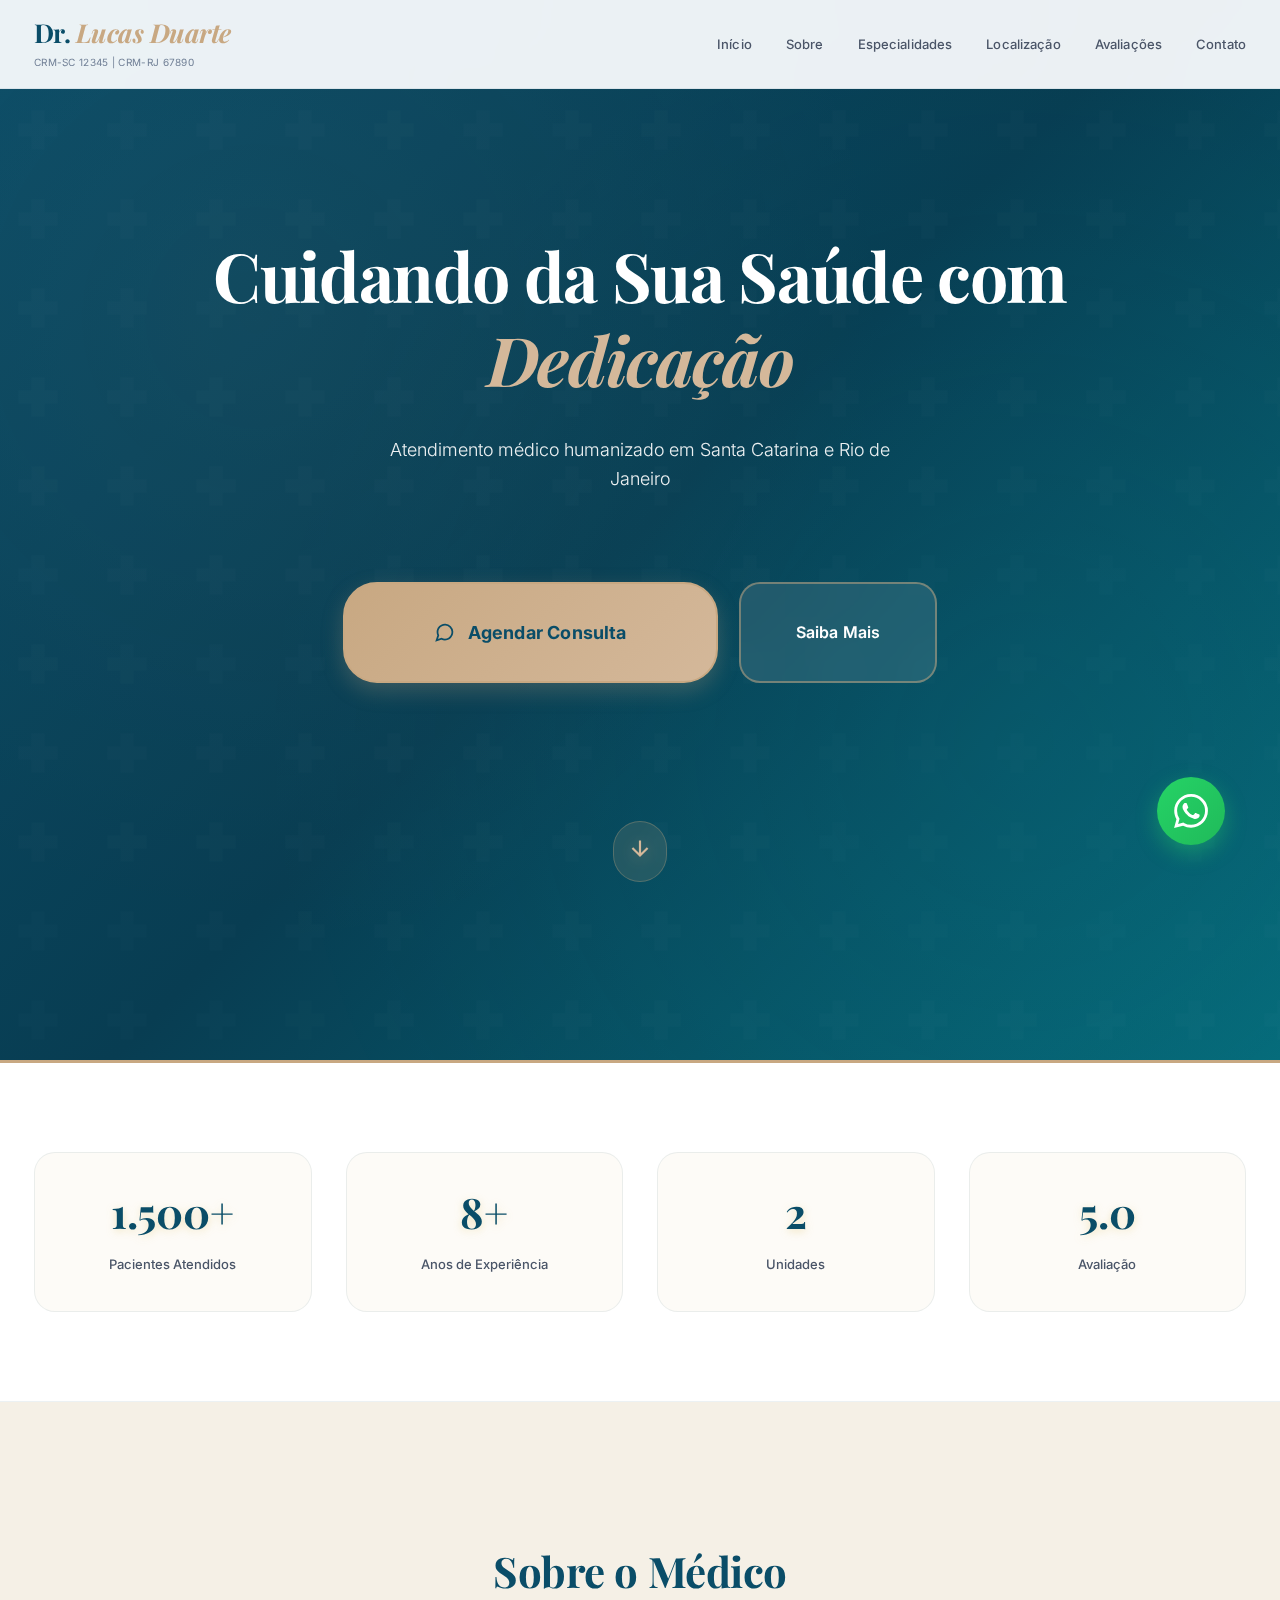
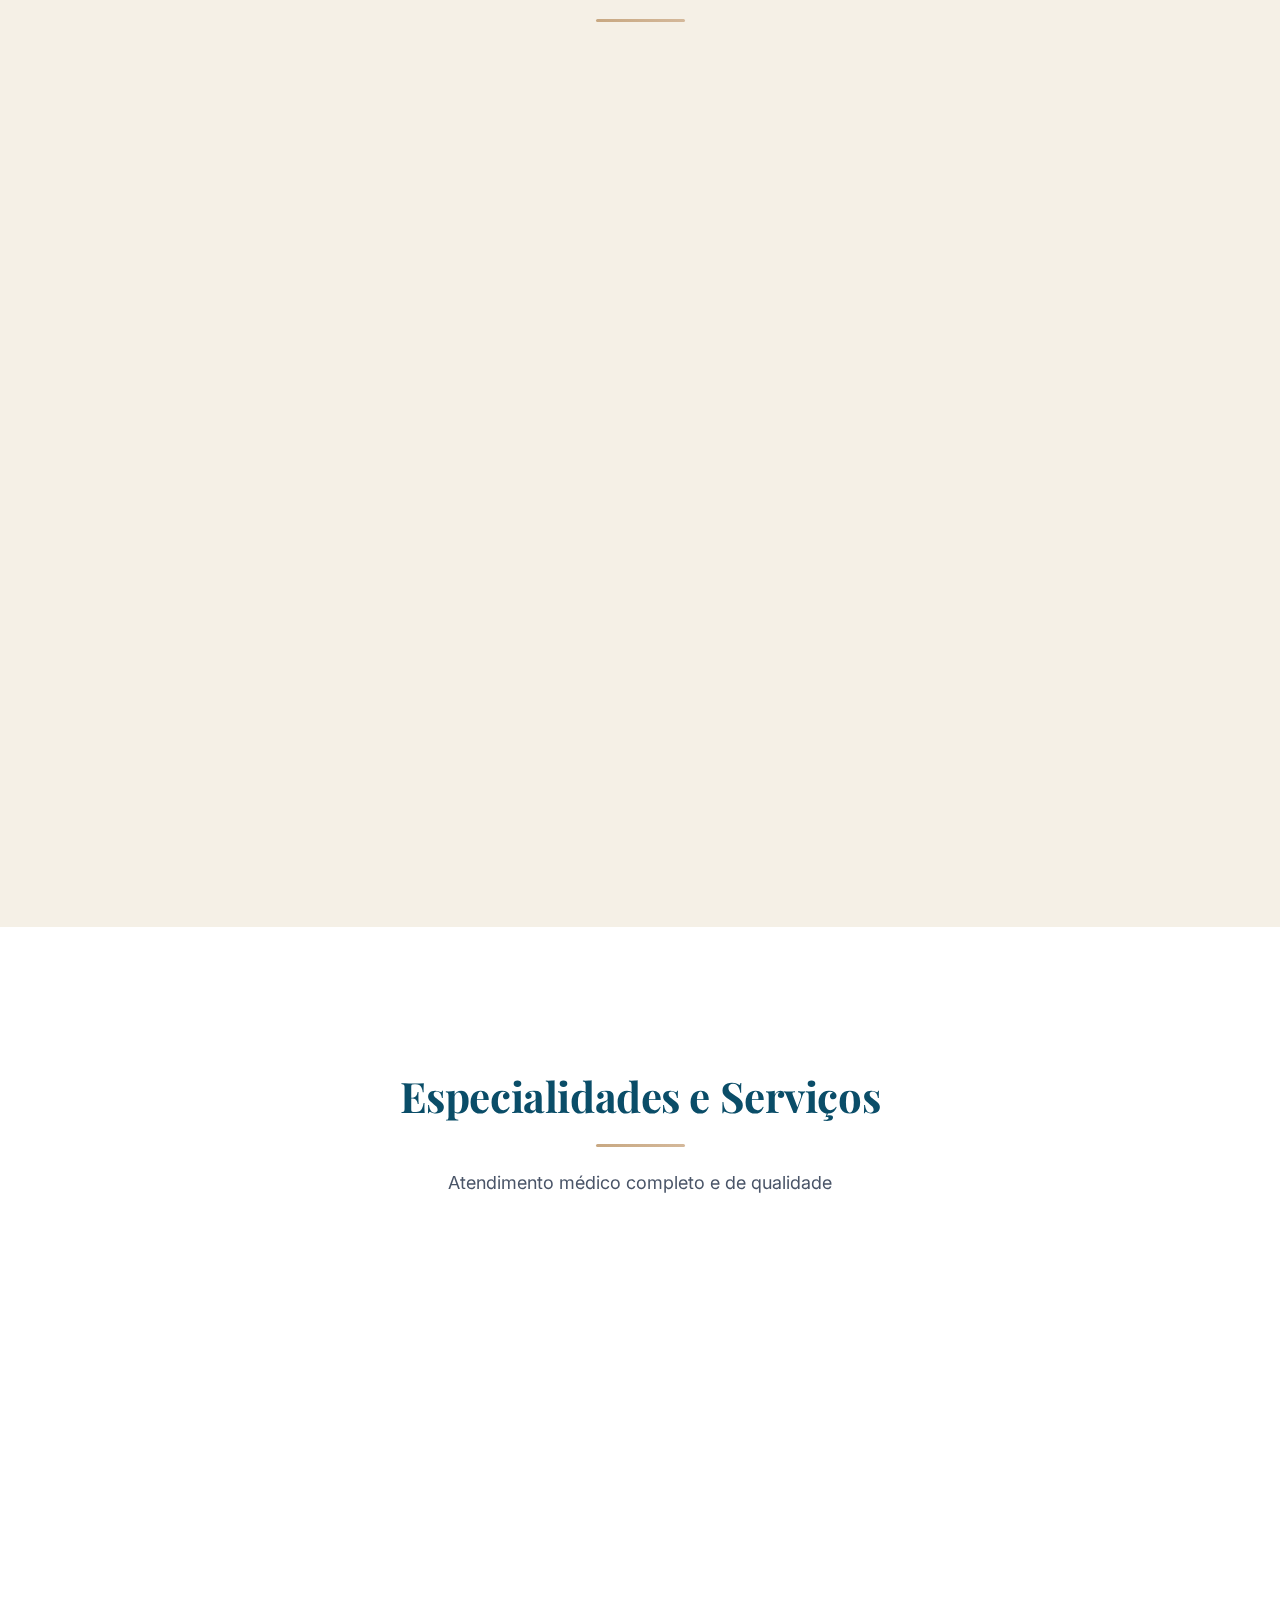
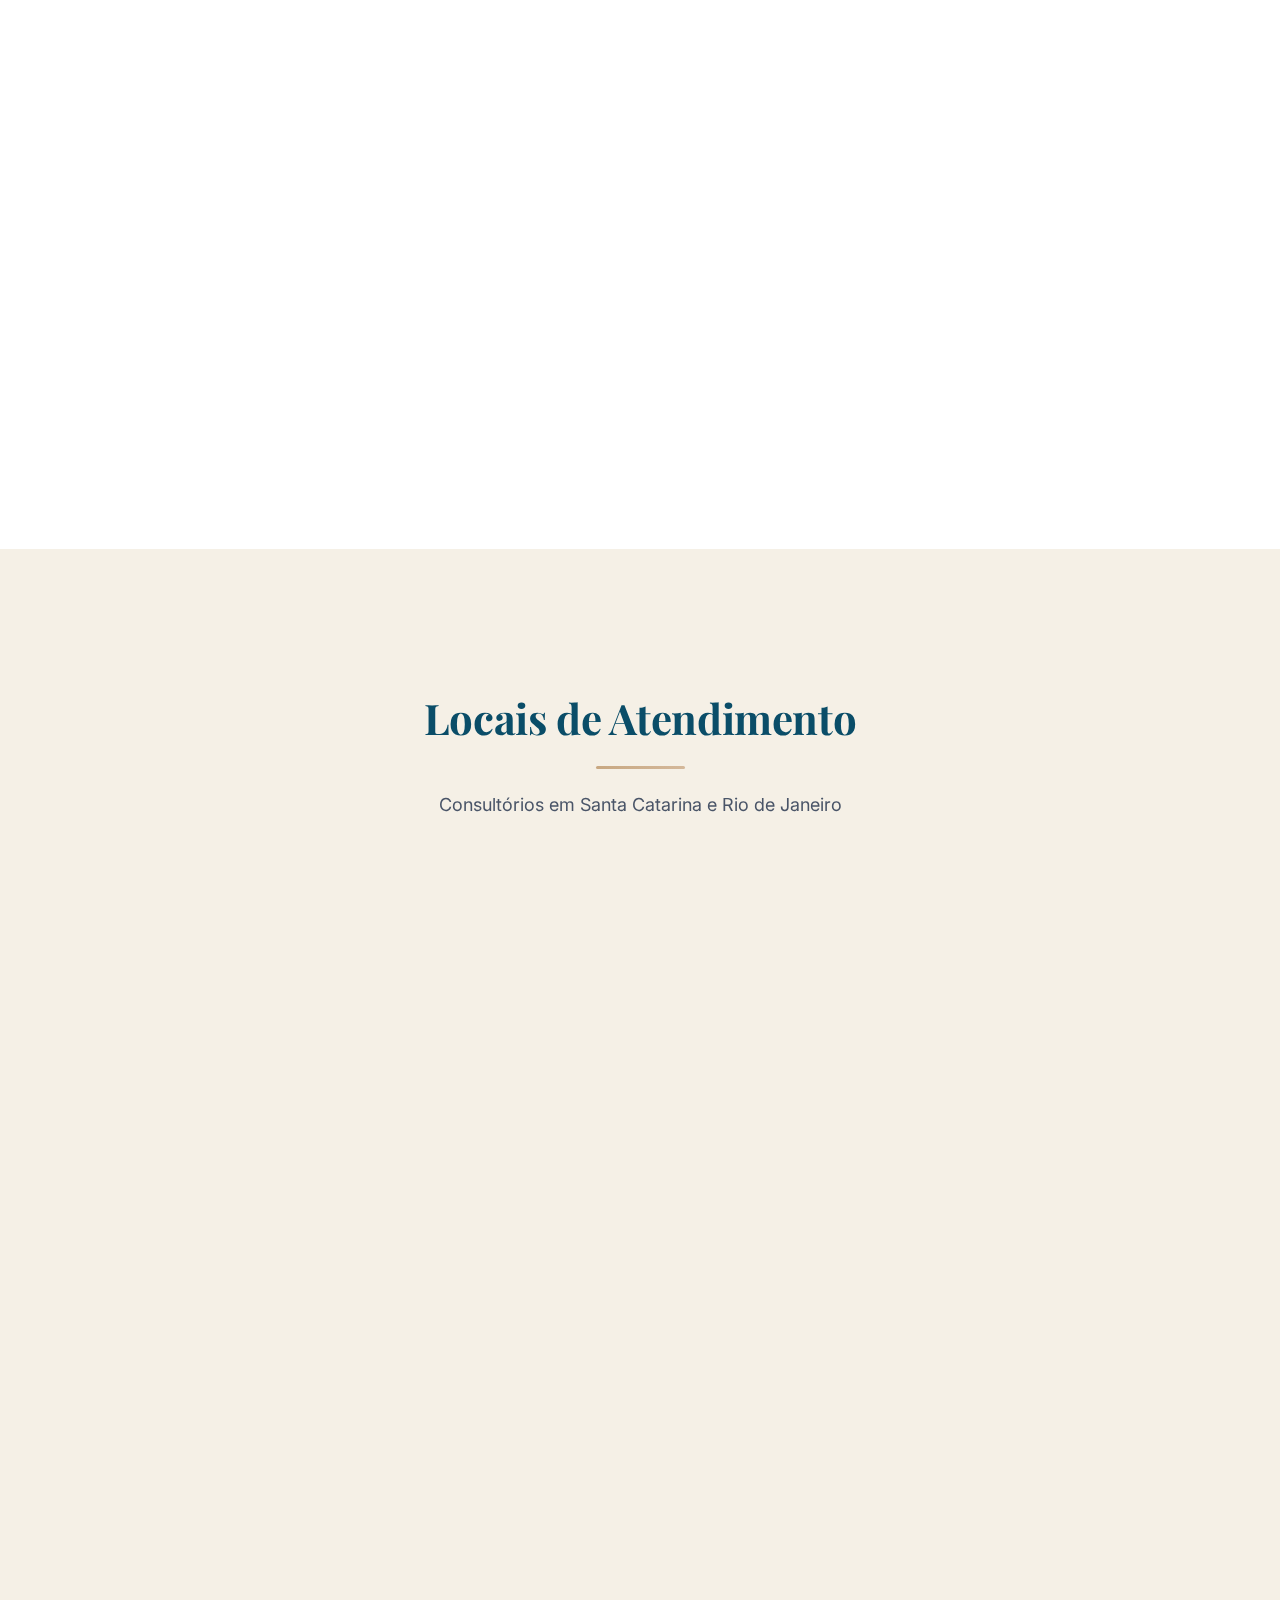
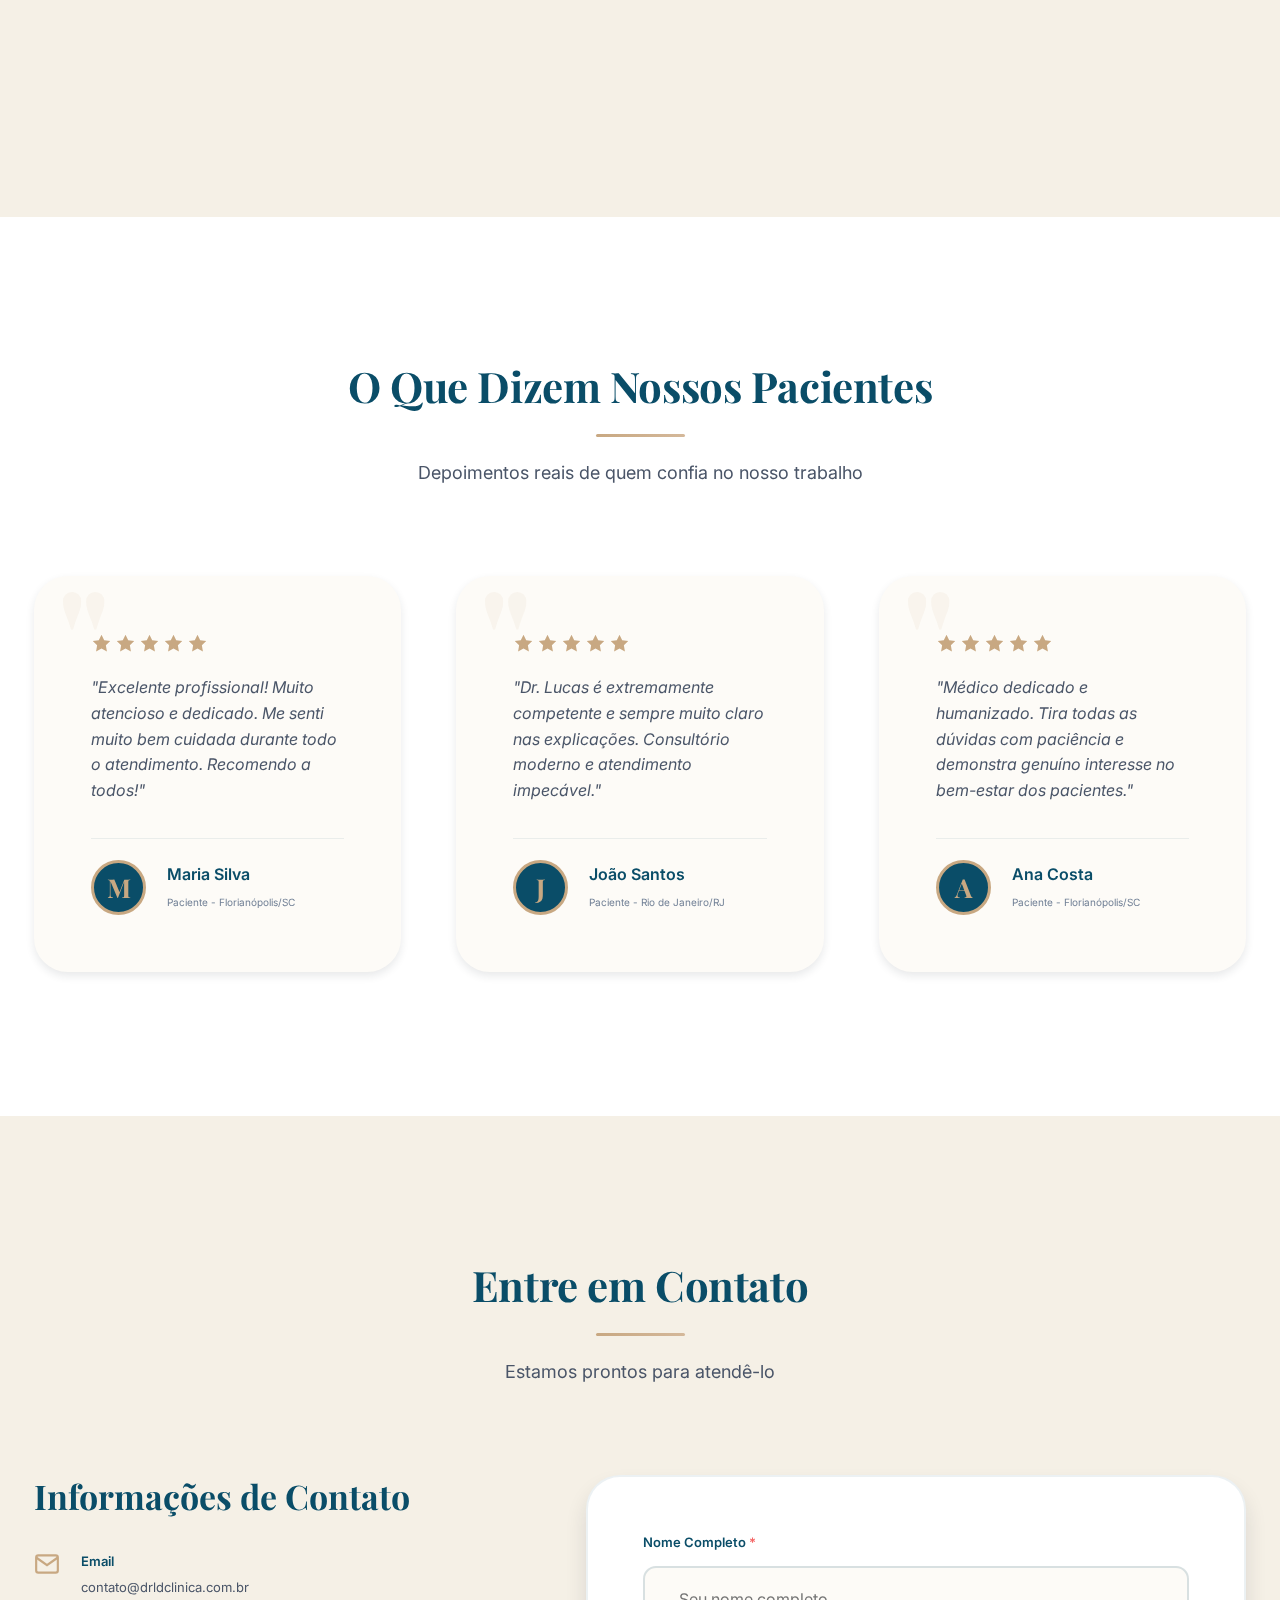
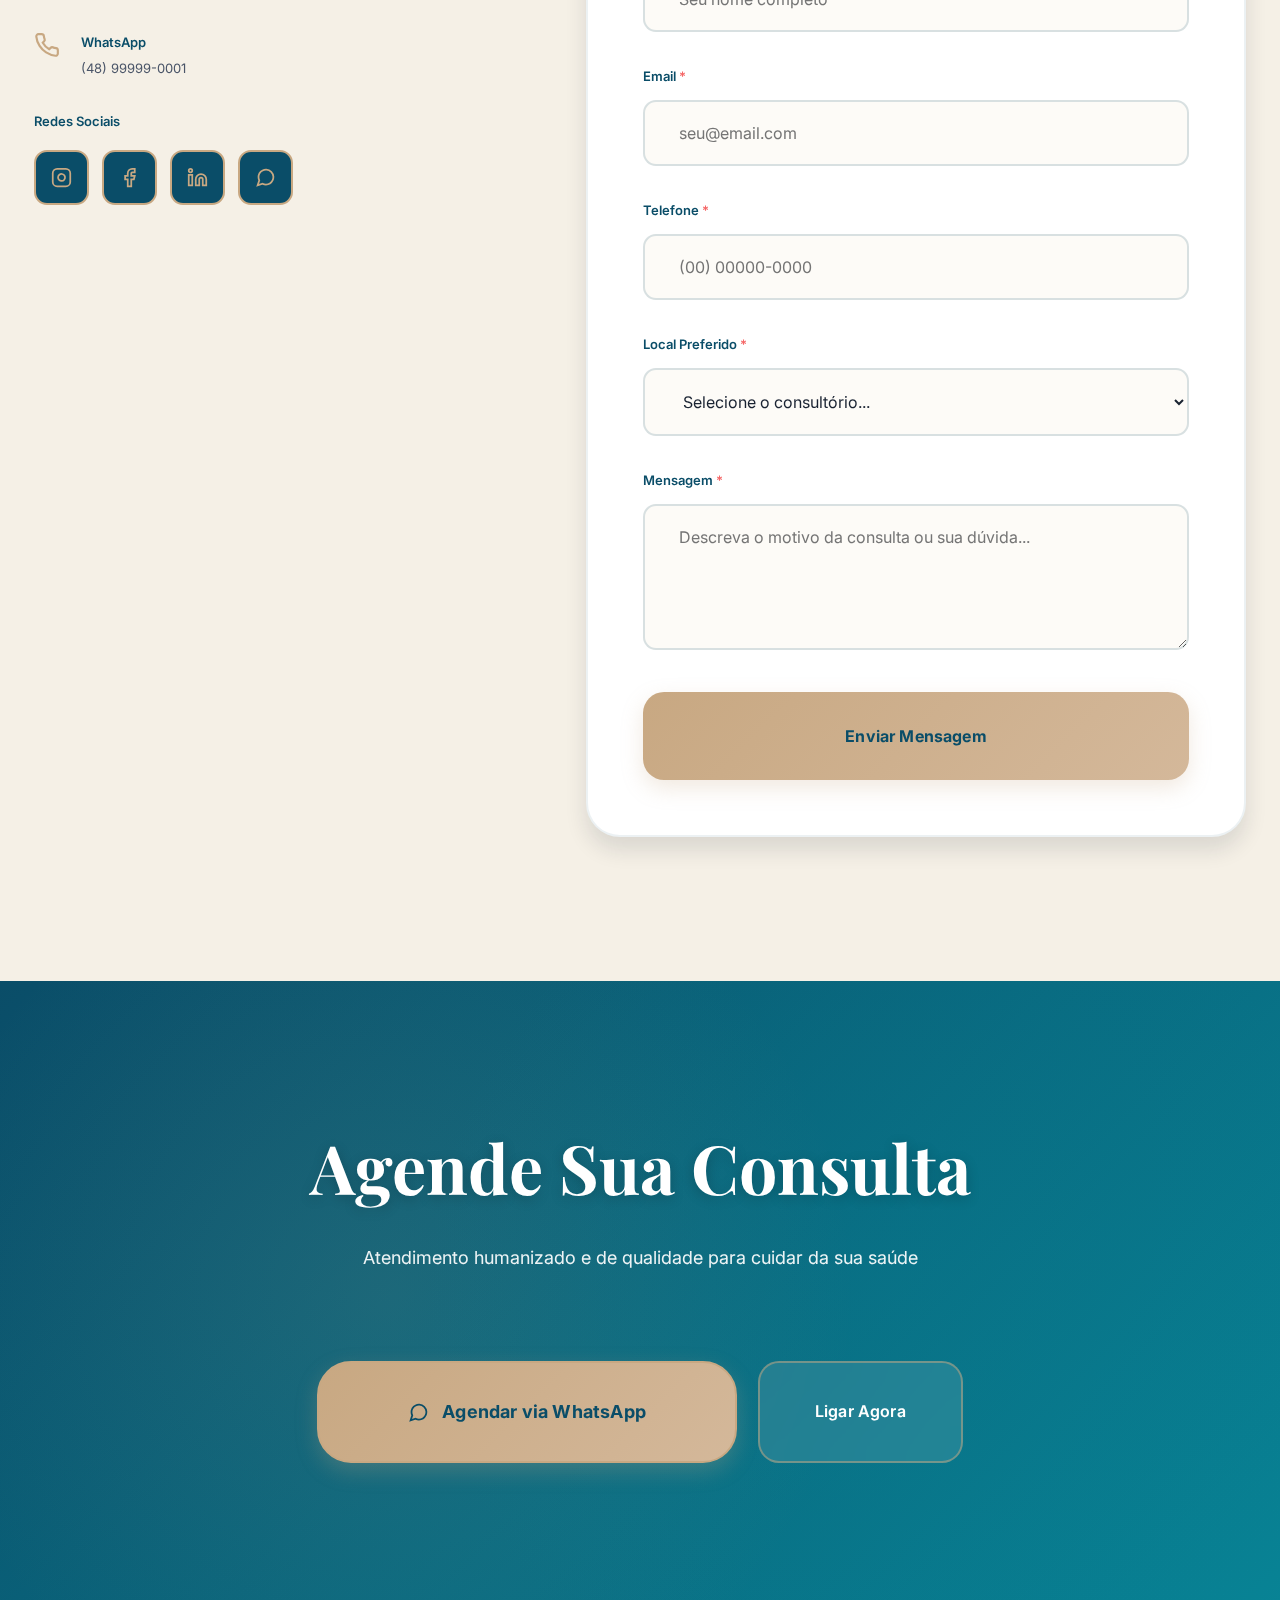
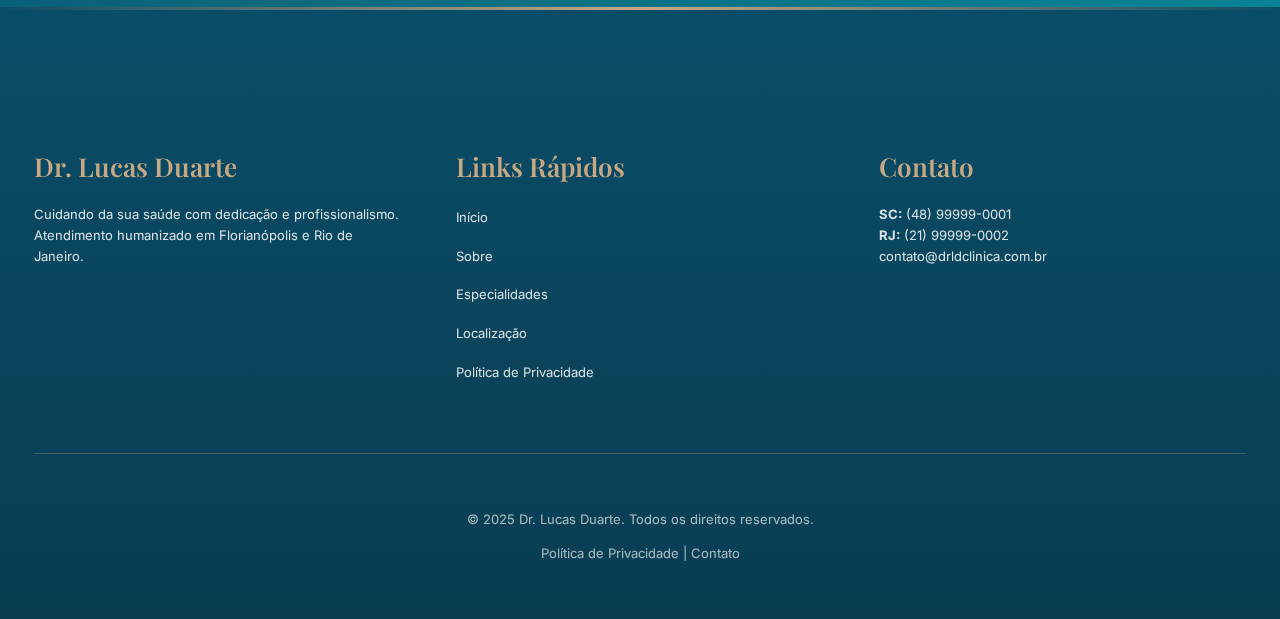
<file: index.html>
<!DOCTYPE html>
<html lang="pt-BR">
<head>
    <meta charset="UTF-8">
    <meta name="viewport" content="width=device-width, initial-scale=1.0">

    <!-- SEO Meta Tags -->
    <meta name="description" content="Dr. Lucas Duarte - Médico Clínico Geral em Santa Catarina e Rio de Janeiro. Atendimento humanizado, consultas de rotina, check-up e orientação preventiva. Agende sua consulta!">
    <meta name="keywords" content="médico, clínico geral, Santa Catarina, Rio de Janeiro, consulta médica, check-up, saúde, atendimento humanizado, Dr. Lucas Duarte">
    <meta name="author" content="Dr. Lucas Duarte">
    <meta name="robots" content="index, follow">
    <meta name="theme-color" content="#0A4D68">

    <!-- Open Graph / Facebook -->
    <meta property="og:type" content="website">
    <meta property="og:url" content="https://drldclinica.com.br/">
    <meta property="og:title" content="Dr. Lucas Duarte - Médico Clínico Geral em SC e RJ">
    <meta property="og:description" content="Atendimento médico humanizado em Santa Catarina e Rio de Janeiro. Consultas de rotina, check-up e orientação preventiva.">
    <meta property="og:image" content="https://drldclinica.com.br/og-image.jpg">
    <meta property="og:locale" content="pt_BR">

    <!-- Twitter -->
    <meta name="twitter:card" content="summary_large_image">
    <meta name="twitter:url" content="https://drldclinica.com.br/">
    <meta name="twitter:title" content="Dr. Lucas Duarte - Médico Clínico Geral em SC e RJ">
    <meta name="twitter:description" content="Atendimento médico humanizado em Santa Catarina e Rio de Janeiro.">
    <meta name="twitter:image" content="https://drldclinica.com.br/og-image.jpg">

    <!-- Canonical URL -->
    <link rel="canonical" href="https://drldclinica.com.br/">

    <!-- Favicon -->
    <link rel="icon" type="image/svg+xml" href="data:image/svg+xml,<svg xmlns='http://www.w3.org/2000/svg' viewBox='0 0 100 100'><text y='.9em' font-size='90'>⚕️</text></svg>">
    <link rel="apple-touch-icon" href="data:image/svg+xml,<svg xmlns='http://www.w3.org/2000/svg' viewBox='0 0 100 100'><text y='.9em' font-size='90'>⚕️</text></svg>">

    <title>Dr. Lucas Duarte - Médico Clínico Geral em SC e RJ | Atendimento Humanizado</title>

    <!-- Preconnect for performance -->
    <link rel="preconnect" href="https://fonts.googleapis.com">
    <link rel="preconnect" href="https://fonts.gstatic.com" crossorigin>
    <!-- Tipografia Premium: Playfair Display (títulos serifados) + Inter (corpo sans-serif) -->
    <link href="https://fonts.googleapis.com/css2?family=Playfair+Display:ital,wght@0,400;0,600;0,700;1,400;1,700&family=Inter:wght@300;400;500;600;700&display=swap" rel="stylesheet">

    <!-- Stylesheet -->
    <link rel="stylesheet" href="styles.css">

    <!-- Schema.org Structured Data for Medical Business -->
    <script type="application/ld+json">
    {
        "@context": "https://schema.org",
        "@type": "Physician",
        "name": "Dr. Lucas Duarte",
        "description": "Médico Clínico Geral com atendimento humanizado em Santa Catarina e Rio de Janeiro",
        "url": "https://drldclinica.com.br",
        "telephone": ["+55-48-99999-0001", "+55-21-99999-0002"],
        "email": "contato@drldclinica.com.br",
        "medicalSpecialty": "Clínica Médica",
        "availableService": [
            {
                "@type": "MedicalProcedure",
                "name": "Consulta de Rotina"
            },
            {
                "@type": "MedicalProcedure",
                "name": "Check-up Completo"
            },
            {
                "@type": "MedicalProcedure",
                "name": "Orientação Preventiva"
            }
        ],
        "address": [
            {
                "@type": "PostalAddress",
                "streetAddress": "Av. Beira Mar Norte, 1234 - Sala 501",
                "addressLocality": "Florianópolis",
                "addressRegion": "SC",
                "postalCode": "88015-200",
                "addressCountry": "BR"
            },
            {
                "@type": "PostalAddress",
                "streetAddress": "Av. Atlântica, 2500 - Sala 302",
                "addressLocality": "Rio de Janeiro",
                "addressRegion": "RJ",
                "postalCode": "22021-001",
                "addressCountry": "BR"
            }
        ],
        "openingHoursSpecification": [
            {
                "@type": "OpeningHoursSpecification",
                "dayOfWeek": ["Monday", "Tuesday", "Wednesday", "Thursday", "Friday"],
                "opens": "08:00",
                "closes": "18:00",
                "description": "Florianópolis - SC"
            },
            {
                "@type": "OpeningHoursSpecification",
                "dayOfWeek": ["Tuesday", "Thursday"],
                "opens": "09:00",
                "closes": "17:00",
                "description": "Rio de Janeiro - RJ"
            }
        ],
        "aggregateRating": {
            "@type": "AggregateRating",
            "ratingValue": "5",
            "reviewCount": "127"
        }
    }
    </script>
</head>
<body>
    <!-- Skip Link for Accessibility -->
    <a href="#main-content" class="skip-link">Pular para o conteúdo principal</a>

    <!-- Header & Navigation -->
    <header id="header" role="banner">
        <nav class="navbar" role="navigation" aria-label="Navegação principal">
            <div class="container">
                <div class="logo">
                    <a href="#home" aria-label="Dr. Lucas Duarte - Página inicial">
                        <h1>Dr. <span class="highlight">Lucas Duarte</span></h1>
                        <p class="subtitle">CRM-SC 12345 | CRM-RJ 67890</p>
                    </a>
                </div>

                <button class="menu-toggle" id="menuToggle" aria-label="Abrir menu de navegação" aria-expanded="false" aria-controls="navMenu">
                    <span></span>
                    <span></span>
                    <span></span>
                </button>
                <ul class="nav-menu" id="navMenu" role="menubar">
                    <li role="none"><a href="#home" class="nav-link" role="menuitem">Início</a></li>
                    <li role="none"><a href="#sobre" class="nav-link" role="menuitem">Sobre</a></li>
                    <li role="none"><a href="#especialidades" class="nav-link" role="menuitem">Especialidades</a></li>
                    <li role="none"><a href="#localizacao" class="nav-link" role="menuitem">Localização</a></li>
                    <li role="none"><a href="#avaliacoes" class="nav-link" role="menuitem">Avaliações</a></li>
                    <li role="none"><a href="#contato" class="nav-link" role="menuitem">Contato</a></li>
                </ul>
            </div>
        </nav>
    </header>

    <main id="main-content">
        <!-- Hero Section -->
        <section id="home" class="hero" aria-label="Apresentação">
            <div class="hero-overlay"></div>
            <div class="container hero-content">
                <h2 class="hero-title">Cuidando da Sua Saúde com <span class="highlight">Dedicação</span></h2>
                <p class="hero-description">Atendimento médico humanizado em Santa Catarina e Rio de Janeiro</p>

                <div class="hero-buttons">
                    <a href="https://wa.me/5548999990001?text=Olá! Gostaria de agendar uma consulta." class="btn btn-primary btn-lg" target="_blank" rel="noopener noreferrer">
                        <svg xmlns="http://www.w3.org/2000/svg" viewBox="0 0 24 24" fill="none" stroke="currentColor" stroke-width="2" class="btn-icon" aria-hidden="true">
                            <path d="M21 11.5a8.38 8.38 0 0 1-.9 3.8 8.5 8.5 0 0 1-7.6 4.7 8.38 8.38 0 0 1-3.8-.9L3 21l1.9-5.7a8.38 8.38 0 0 1-.9-3.8 8.5 8.5 0 0 1 4.7-7.6 8.38 8.38 0 0 1 3.8-.9h.5a8.48 8.48 0 0 1 8 8v.5z"></path>
                        </svg>
                        Agendar Consulta
                    </a>
                    <a href="#sobre" class="btn btn-secondary">Saiba Mais</a>
                </div>

                <div class="scroll-indicator" aria-hidden="true">
                    <svg xmlns="http://www.w3.org/2000/svg" viewBox="0 0 24 24" fill="none" stroke="currentColor" stroke-width="2">
                        <path d="M12 5v14M19 12l-7 7-7-7"/>
                    </svg>
                </div>
            </div>
        </section>

        <!-- Estatísticas -->
        <section class="stats-section" aria-label="Estatísticas">
            <div class="container">
                <div class="stats-grid">
                    <div class="stat-item">
                        <span class="stat-number">1.500+</span>
                        <span class="stat-label">Pacientes Atendidos</span>
                    </div>
                    <div class="stat-item">
                        <span class="stat-number">8+</span>
                        <span class="stat-label">Anos de Experiência</span>
                    </div>
                    <div class="stat-item">
                        <span class="stat-number">2</span>
                        <span class="stat-label">Unidades</span>
                    </div>
                    <div class="stat-item">
                        <span class="stat-number">5.0</span>
                        <span class="stat-label">Avaliação</span>
                    </div>
                </div>
            </div>
        </section>

        <!-- About Section -->
        <section id="sobre" class="about" aria-labelledby="about-title">
            <div class="container">
                <div class="section-header">
                    <h2 id="about-title">Sobre o Médico</h2>
                    <div class="divider" aria-hidden="true"></div>
                </div>
                <div class="about-content">
                    <div class="about-image">
                        <div class="placeholder-image" role="img" aria-label="Foto do Dr. Lucas Duarte">
                            <svg xmlns="http://www.w3.org/2000/svg" viewBox="0 0 24 24" fill="none" stroke="currentColor" stroke-width="2" aria-hidden="true">
                                <path d="M20 21v-2a4 4 0 0 0-4-4H8a4 4 0 0 0-4 4v2"></path>
                                <circle cx="12" cy="7" r="4"></circle>
                            </svg>
                        </div>
                    </div>
                    <div class="about-text">
                        <h3>Bem-vindo à minha prática médica</h3>
                        <p>Sou médico formado com dedicação a oferecer atendimento de excelência, focado no bem-estar e qualidade de vida dos meus pacientes. Atuo em Florianópolis/SC e Rio de Janeiro/RJ.</p>
                        <p>Com formação acadêmica sólida e atualização constante nas melhores práticas médicas, busco proporcionar um atendimento humanizado, onde cada paciente é tratado de forma única e individualizada.</p>
                        <div class="about-features">
                            <div class="feature-item">
                                <div class="feature-icon" aria-hidden="true">
                                    <svg xmlns="http://www.w3.org/2000/svg" viewBox="0 0 24 24" fill="none" stroke="currentColor" stroke-width="2">
                                        <path d="M22 11.08V12a10 10 0 1 1-5.93-9.14"></path>
                                        <polyline points="22 4 12 14.01 9 11.01"></polyline>
                                    </svg>
                                </div>
                                <div>
                                    <h4>Atendimento Humanizado</h4>
                                    <p>Cuidado centrado no paciente com escuta ativa</p>
                                </div>
                            </div>
                            <div class="feature-item">
                                <div class="feature-icon" aria-hidden="true">
                                    <svg xmlns="http://www.w3.org/2000/svg" viewBox="0 0 24 24" fill="none" stroke="currentColor" stroke-width="2">
                                        <path d="M22 11.08V12a10 10 0 1 1-5.93-9.14"></path>
                                        <polyline points="22 4 12 14.01 9 11.01"></polyline>
                                    </svg>
                                </div>
                                <div>
                                    <h4>Formação Atualizada</h4>
                                    <p>Conhecimento baseado em evidências científicas</p>
                                </div>
                            </div>
                            <div class="feature-item">
                                <div class="feature-icon" aria-hidden="true">
                                    <svg xmlns="http://www.w3.org/2000/svg" viewBox="0 0 24 24" fill="none" stroke="currentColor" stroke-width="2">
                                        <path d="M22 11.08V12a10 10 0 1 1-5.93-9.14"></path>
                                        <polyline points="22 4 12 14.01 9 11.01"></polyline>
                                    </svg>
                                </div>
                                <div>
                                    <h4>Dedicação Integral</h4>
                                    <p>Comprometimento total com sua saúde</p>
                                </div>
                            </div>
                        </div>
                    </div>
                </div>
            </div>
        </section>

        <!-- Specialties Section -->
        <section id="especialidades" class="specialties" aria-labelledby="specialties-title">
            <div class="container">
                <div class="section-header">
                    <h2 id="specialties-title">Especialidades e Serviços</h2>
                    <div class="divider" aria-hidden="true"></div>
                    <p>Atendimento médico completo e de qualidade</p>
                </div>
                <div class="specialties-grid">
                    <article class="specialty-card">
                        <div class="specialty-icon" aria-hidden="true">
                            <svg xmlns="http://www.w3.org/2000/svg" viewBox="0 0 24 24" fill="none" stroke="currentColor" stroke-width="2">
                                <path d="M22 12h-4l-3 9L9 3l-3 9H2"></path>
                            </svg>
                        </div>
                        <h3>Clínica Médica</h3>
                        <p>Atendimento geral com foco em prevenção, diagnóstico e tratamento de doenças</p>
                    </article>
                    <article class="specialty-card">
                        <div class="specialty-icon" aria-hidden="true">
                            <svg xmlns="http://www.w3.org/2000/svg" viewBox="0 0 24 24" fill="none" stroke="currentColor" stroke-width="2">
                                <circle cx="12" cy="12" r="10"></circle>
                                <path d="M12 6v6l4 2"></path>
                            </svg>
                        </div>
                        <h3>Consultas de Rotina</h3>
                        <p>Acompanhamento regular da sua saúde e bem-estar geral</p>
                    </article>
                    <article class="specialty-card">
                        <div class="specialty-icon" aria-hidden="true">
                            <svg xmlns="http://www.w3.org/2000/svg" viewBox="0 0 24 24" fill="none" stroke="currentColor" stroke-width="2">
                                <path d="M14 2H6a2 2 0 0 0-2 2v16a2 2 0 0 0 2 2h12a2 2 0 0 0 2-2V8z"></path>
                                <polyline points="14 2 14 8 20 8"></polyline>
                                <line x1="16" y1="13" x2="8" y2="13"></line>
                                <line x1="16" y1="17" x2="8" y2="17"></line>
                                <polyline points="10 9 9 9 8 9"></polyline>
                            </svg>
                        </div>
                        <h3>Check-up Completo</h3>
                        <p>Solicitação e interpretação de exames laboratoriais e de imagem</p>
                    </article>
                    <article class="specialty-card">
                        <div class="specialty-icon" aria-hidden="true">
                            <svg xmlns="http://www.w3.org/2000/svg" viewBox="0 0 24 24" fill="none" stroke="currentColor" stroke-width="2">
                                <path d="M17 21v-2a4 4 0 0 0-4-4H5a4 4 0 0 0-4 4v2"></path>
                                <circle cx="9" cy="7" r="4"></circle>
                                <path d="M23 21v-2a4 4 0 0 0-3-3.87"></path>
                                <path d="M16 3.13a4 4 0 0 1 0 7.75"></path>
                            </svg>
                        </div>
                        <h3>Orientação Preventiva</h3>
                        <p>Programas de prevenção e promoção da saúde para toda a família</p>
                    </article>
                </div>
            </div>
        </section>

        <!-- Location Section -->
        <section id="localizacao" class="location" aria-labelledby="location-title">
            <div class="container">
                <div class="section-header">
                    <h2 id="location-title">Locais de Atendimento</h2>
                    <div class="divider" aria-hidden="true"></div>
                    <p>Consultórios em Santa Catarina e Rio de Janeiro</p>
                </div>
                <div class="location-grid">
                    <article class="location-card">
                        <div class="location-header">
                            <h3>Florianópolis - SC</h3>
                            <span class="location-badge">SC</span>
                        </div>
                        <div class="location-details">
                            <div class="detail-item">
                                <svg xmlns="http://www.w3.org/2000/svg" viewBox="0 0 24 24" fill="none" stroke="currentColor" stroke-width="2" aria-hidden="true">
                                    <path d="M21 10c0 7-9 13-9 13s-9-6-9-13a9 9 0 0 1 18 0z"></path>
                                    <circle cx="12" cy="10" r="3"></circle>
                                </svg>
                                <div>
                                    <strong>Endereço</strong>
                                    <p>Av. Beira Mar Norte, 1234 - Sala 501<br>Centro - Florianópolis/SC<br>CEP: 88015-200</p>
                                </div>
                            </div>
                            <div class="detail-item">
                                <svg xmlns="http://www.w3.org/2000/svg" viewBox="0 0 24 24" fill="none" stroke="currentColor" stroke-width="2" aria-hidden="true">
                                    <path d="M22 16.92v3a2 2 0 0 1-2.18 2 19.79 19.79 0 0 1-8.63-3.07 19.5 19.5 0 0 1-6-6 19.79 19.79 0 0 1-3.07-8.67A2 2 0 0 1 4.11 2h3a2 2 0 0 1 2 1.72 12.84 12.84 0 0 0 .7 2.81 2 2 0 0 1-.45 2.11L8.09 9.91a16 16 0 0 0 6 6l1.27-1.27a2 2 0 0 1 2.11-.45 12.84 12.84 0 0 0 2.81.7A2 2 0 0 1 22 16.92z"></path>
                                </svg>
                                <div>
                                    <strong>Telefone</strong>
                                    <p><a href="tel:+5548999990001">(48) 99999-0001</a></p>
                                </div>
                            </div>
                            <div class="detail-item">
                                <svg xmlns="http://www.w3.org/2000/svg" viewBox="0 0 24 24" fill="none" stroke="currentColor" stroke-width="2" aria-hidden="true">
                                    <circle cx="12" cy="12" r="10"></circle>
                                    <path d="M12 6v6l4 2"></path>
                                </svg>
                                <div>
                                    <strong>Horário</strong>
                                    <p>Segunda a Sexta: 8h às 18h</p>
                                </div>
                            </div>
                        </div>
                        <!-- Google Maps Embed -->
                        <div class="location-map">
                            <iframe
                                src="https://www.google.com/maps/embed?pb=!1m18!1m12!1m3!1d3536.0!2d-48.55!3d-27.59!2m3!1f0!2f0!3f0!3m2!1i1024!2i768!4f13.1!3m3!1m2!1s0x0%3A0x0!2zMjfCsDM1JzI0LjAiUyA0OMKwMzMnMDAuMCJX!5e0!3m2!1spt-BR!2sbr!4v1"
                                width="100%"
                                height="200"
                                style="border:0; border-radius: var(--radius-md); margin-top: var(--space-phi-1);"
                                allowfullscreen=""
                                loading="lazy"
                                referrerpolicy="no-referrer-when-downgrade"
                                title="Localização do consultório em Florianópolis"
                                aria-label="Mapa do consultório em Florianópolis">
                            </iframe>
                        </div>
                    </article>
                    <article class="location-card">
                        <div class="location-header">
                            <h3>Rio de Janeiro - RJ</h3>
                            <span class="location-badge">RJ</span>
                        </div>
                        <div class="location-details">
                            <div class="detail-item">
                                <svg xmlns="http://www.w3.org/2000/svg" viewBox="0 0 24 24" fill="none" stroke="currentColor" stroke-width="2" aria-hidden="true">
                                    <path d="M21 10c0 7-9 13-9 13s-9-6-9-13a9 9 0 0 1 18 0z"></path>
                                    <circle cx="12" cy="10" r="3"></circle>
                                </svg>
                                <div>
                                    <strong>Endereço</strong>
                                    <p>Av. Atlântica, 2500 - Sala 302<br>Copacabana - Rio de Janeiro/RJ<br>CEP: 22021-001</p>
                                </div>
                            </div>
                            <div class="detail-item">
                                <svg xmlns="http://www.w3.org/2000/svg" viewBox="0 0 24 24" fill="none" stroke="currentColor" stroke-width="2" aria-hidden="true">
                                    <path d="M22 16.92v3a2 2 0 0 1-2.18 2 19.79 19.79 0 0 1-8.63-3.07 19.5 19.5 0 0 1-6-6 19.79 19.79 0 0 1-3.07-8.67A2 2 0 0 1 4.11 2h3a2 2 0 0 1 2 1.72 12.84 12.84 0 0 0 .7 2.81 2 2 0 0 1-.45 2.11L8.09 9.91a16 16 0 0 0 6 6l1.27-1.27a2 2 0 0 1 2.11-.45 12.84 12.84 0 0 0 2.81.7A2 2 0 0 1 22 16.92z"></path>
                                </svg>
                                <div>
                                    <strong>Telefone</strong>
                                    <p><a href="tel:+5521999990002">(21) 99999-0002</a></p>
                                </div>
                            </div>
                            <div class="detail-item">
                                <svg xmlns="http://www.w3.org/2000/svg" viewBox="0 0 24 24" fill="none" stroke="currentColor" stroke-width="2" aria-hidden="true">
                                    <circle cx="12" cy="12" r="10"></circle>
                                    <path d="M12 6v6l4 2"></path>
                                </svg>
                                <div>
                                    <strong>Horário</strong>
                                    <p>Terça e Quinta: 9h às 17h</p>
                                </div>
                            </div>
                        </div>
                        <!-- Google Maps Embed -->
                        <div class="location-map">
                            <iframe
                                src="https://www.google.com/maps/embed?pb=!1m18!1m12!1m3!1d3673.0!2d-43.18!3d-22.97!2m3!1f0!2f0!3f0!3m2!1i1024!2i768!4f13.1!3m3!1m2!1s0x0%3A0x0!2zMjLCsDU4JzEyLjAiUyA0M8KwMTAnNDguMCJX!5e0!3m2!1spt-BR!2sbr!4v1"
                                width="100%"
                                height="200"
                                style="border:0; border-radius: var(--radius-md); margin-top: var(--space-phi-1);"
                                allowfullscreen=""
                                loading="lazy"
                                referrerpolicy="no-referrer-when-downgrade"
                                title="Localização do consultório no Rio de Janeiro"
                                aria-label="Mapa do consultório no Rio de Janeiro">
                            </iframe>
                        </div>
                    </article>
                </div>
            </div>
        </section>

        <!-- Testimonials Section -->
        <section id="avaliacoes" class="testimonials" aria-labelledby="testimonials-title">
            <div class="container">
                <div class="section-header">
                    <h2 id="testimonials-title">O Que Dizem Nossos Pacientes</h2>
                    <div class="divider" aria-hidden="true"></div>
                    <p>Depoimentos reais de quem confia no nosso trabalho</p>
                </div>
                <div class="testimonials-grid">
                    <article class="testimonial-card">
                        <div class="stars" role="img" aria-label="5 estrelas">
                            <svg xmlns="http://www.w3.org/2000/svg" viewBox="0 0 24 24" fill="currentColor" aria-hidden="true">
                                <path d="M12 2l3.09 6.26L22 9.27l-5 4.87 1.18 6.88L12 17.77l-6.18 3.25L7 14.14 2 9.27l6.91-1.01L12 2z"/>
                            </svg>
                            <svg xmlns="http://www.w3.org/2000/svg" viewBox="0 0 24 24" fill="currentColor" aria-hidden="true">
                                <path d="M12 2l3.09 6.26L22 9.27l-5 4.87 1.18 6.88L12 17.77l-6.18 3.25L7 14.14 2 9.27l6.91-1.01L12 2z"/>
                            </svg>
                            <svg xmlns="http://www.w3.org/2000/svg" viewBox="0 0 24 24" fill="currentColor" aria-hidden="true">
                                <path d="M12 2l3.09 6.26L22 9.27l-5 4.87 1.18 6.88L12 17.77l-6.18 3.25L7 14.14 2 9.27l6.91-1.01L12 2z"/>
                            </svg>
                            <svg xmlns="http://www.w3.org/2000/svg" viewBox="0 0 24 24" fill="currentColor" aria-hidden="true">
                                <path d="M12 2l3.09 6.26L22 9.27l-5 4.87 1.18 6.88L12 17.77l-6.18 3.25L7 14.14 2 9.27l6.91-1.01L12 2z"/>
                            </svg>
                            <svg xmlns="http://www.w3.org/2000/svg" viewBox="0 0 24 24" fill="currentColor" aria-hidden="true">
                                <path d="M12 2l3.09 6.26L22 9.27l-5 4.87 1.18 6.88L12 17.77l-6.18 3.25L7 14.14 2 9.27l6.91-1.01L12 2z"/>
                            </svg>
                        </div>
                        <blockquote class="testimonial-text">"Excelente profissional! Muito atencioso e dedicado. Me senti muito bem cuidada durante todo o atendimento. Recomendo a todos!"</blockquote>
                        <div class="testimonial-author">
                            <div class="author-avatar" aria-hidden="true">M</div>
                            <div class="author-info">
                                <strong>Maria Silva</strong>
                                <span>Paciente - Florianópolis/SC</span>
                            </div>
                        </div>
                    </article>

                    <article class="testimonial-card">
                        <div class="stars" role="img" aria-label="5 estrelas">
                            <svg xmlns="http://www.w3.org/2000/svg" viewBox="0 0 24 24" fill="currentColor" aria-hidden="true">
                                <path d="M12 2l3.09 6.26L22 9.27l-5 4.87 1.18 6.88L12 17.77l-6.18 3.25L7 14.14 2 9.27l6.91-1.01L12 2z"/>
                            </svg>
                            <svg xmlns="http://www.w3.org/2000/svg" viewBox="0 0 24 24" fill="currentColor" aria-hidden="true">
                                <path d="M12 2l3.09 6.26L22 9.27l-5 4.87 1.18 6.88L12 17.77l-6.18 3.25L7 14.14 2 9.27l6.91-1.01L12 2z"/>
                            </svg>
                            <svg xmlns="http://www.w3.org/2000/svg" viewBox="0 0 24 24" fill="currentColor" aria-hidden="true">
                                <path d="M12 2l3.09 6.26L22 9.27l-5 4.87 1.18 6.88L12 17.77l-6.18 3.25L7 14.14 2 9.27l6.91-1.01L12 2z"/>
                            </svg>
                            <svg xmlns="http://www.w3.org/2000/svg" viewBox="0 0 24 24" fill="currentColor" aria-hidden="true">
                                <path d="M12 2l3.09 6.26L22 9.27l-5 4.87 1.18 6.88L12 17.77l-6.18 3.25L7 14.14 2 9.27l6.91-1.01L12 2z"/>
                            </svg>
                            <svg xmlns="http://www.w3.org/2000/svg" viewBox="0 0 24 24" fill="currentColor" aria-hidden="true">
                                <path d="M12 2l3.09 6.26L22 9.27l-5 4.87 1.18 6.88L12 17.77l-6.18 3.25L7 14.14 2 9.27l6.91-1.01L12 2z"/>
                            </svg>
                        </div>
                        <blockquote class="testimonial-text">"Dr. Lucas é extremamente competente e sempre muito claro nas explicações. Consultório moderno e atendimento impecável."</blockquote>
                        <div class="testimonial-author">
                            <div class="author-avatar" aria-hidden="true">J</div>
                            <div class="author-info">
                                <strong>João Santos</strong>
                                <span>Paciente - Rio de Janeiro/RJ</span>
                            </div>
                        </div>
                    </article>

                    <article class="testimonial-card">
                        <div class="stars" role="img" aria-label="5 estrelas">
                            <svg xmlns="http://www.w3.org/2000/svg" viewBox="0 0 24 24" fill="currentColor" aria-hidden="true">
                                <path d="M12 2l3.09 6.26L22 9.27l-5 4.87 1.18 6.88L12 17.77l-6.18 3.25L7 14.14 2 9.27l6.91-1.01L12 2z"/>
                            </svg>
                            <svg xmlns="http://www.w3.org/2000/svg" viewBox="0 0 24 24" fill="currentColor" aria-hidden="true">
                                <path d="M12 2l3.09 6.26L22 9.27l-5 4.87 1.18 6.88L12 17.77l-6.18 3.25L7 14.14 2 9.27l6.91-1.01L12 2z"/>
                            </svg>
                            <svg xmlns="http://www.w3.org/2000/svg" viewBox="0 0 24 24" fill="currentColor" aria-hidden="true">
                                <path d="M12 2l3.09 6.26L22 9.27l-5 4.87 1.18 6.88L12 17.77l-6.18 3.25L7 14.14 2 9.27l6.91-1.01L12 2z"/>
                            </svg>
                            <svg xmlns="http://www.w3.org/2000/svg" viewBox="0 0 24 24" fill="currentColor" aria-hidden="true">
                                <path d="M12 2l3.09 6.26L22 9.27l-5 4.87 1.18 6.88L12 17.77l-6.18 3.25L7 14.14 2 9.27l6.91-1.01L12 2z"/>
                            </svg>
                            <svg xmlns="http://www.w3.org/2000/svg" viewBox="0 0 24 24" fill="currentColor" aria-hidden="true">
                                <path d="M12 2l3.09 6.26L22 9.27l-5 4.87 1.18 6.88L12 17.77l-6.18 3.25L7 14.14 2 9.27l6.91-1.01L12 2z"/>
                            </svg>
                        </div>
                        <blockquote class="testimonial-text">"Médico dedicado e humanizado. Tira todas as dúvidas com paciência e demonstra genuíno interesse no bem-estar dos pacientes."</blockquote>
                        <div class="testimonial-author">
                            <div class="author-avatar" aria-hidden="true">A</div>
                            <div class="author-info">
                                <strong>Ana Costa</strong>
                                <span>Paciente - Florianópolis/SC</span>
                            </div>
                        </div>
                    </article>
                </div>
            </div>
        </section>

        <!-- Contact Section -->
        <section id="contato" class="contact" aria-labelledby="contact-title">
            <div class="container">
                <div class="section-header">
                    <h2 id="contact-title">Entre em Contato</h2>
                    <div class="divider" aria-hidden="true"></div>
                    <p>Estamos prontos para atendê-lo</p>
                </div>
                <div class="contact-content">
                    <div class="contact-info">
                        <h3>Informações de Contato</h3>
                        <div class="info-item">
                            <svg xmlns="http://www.w3.org/2000/svg" viewBox="0 0 24 24" fill="none" stroke="currentColor" stroke-width="2" aria-hidden="true">
                                <path d="M4 4h16c1.1 0 2 .9 2 2v12c0 1.1-.9 2-2 2H4c-1.1 0-2-.9-2-2V6c0-1.1.9-2 2-2z"></path>
                                <polyline points="22,6 12,13 2,6"></polyline>
                            </svg>
                            <div>
                                <strong>Email</strong>
                                <p><a href="mailto:contato@drldclinica.com.br">contato@drldclinica.com.br</a></p>
                            </div>
                        </div>
                        <div class="info-item">
                            <svg xmlns="http://www.w3.org/2000/svg" viewBox="0 0 24 24" fill="none" stroke="currentColor" stroke-width="2" aria-hidden="true">
                                <path d="M22 16.92v3a2 2 0 0 1-2.18 2 19.79 19.79 0 0 1-8.63-3.07 19.5 19.5 0 0 1-6-6 19.79 19.79 0 0 1-3.07-8.67A2 2 0 0 1 4.11 2h3a2 2 0 0 1 2 1.72 12.84 12.84 0 0 0 .7 2.81 2 2 0 0 1-.45 2.11L8.09 9.91a16 16 0 0 0 6 6l1.27-1.27a2 2 0 0 1 2.11-.45 12.84 12.84 0 0 0 2.81.7A2 2 0 0 1 22 16.92z"></path>
                            </svg>
                            <div>
                                <strong>WhatsApp</strong>
                                <p><a href="https://wa.me/5548999990001" target="_blank" rel="noopener noreferrer">(48) 99999-0001</a></p>
                            </div>
                        </div>
                        <div class="social-links">
                            <h4>Redes Sociais</h4>
                            <div class="social-icons">
                                <a href="https://instagram.com/dr.lucasduarte" target="_blank" rel="noopener noreferrer" aria-label="Seguir no Instagram">
                                    <svg xmlns="http://www.w3.org/2000/svg" viewBox="0 0 24 24" fill="none" stroke="currentColor" stroke-width="2" aria-hidden="true">
                                        <rect x="2" y="2" width="20" height="20" rx="5" ry="5"></rect>
                                        <path d="M16 11.37A4 4 0 1 1 12.63 8 4 4 0 0 1 16 11.37z"></path>
                                        <line x1="17.5" y1="6.5" x2="17.51" y2="6.5"></line>
                                    </svg>
                                </a>
                                <a href="https://facebook.com/dr.lucasduarte" target="_blank" rel="noopener noreferrer" aria-label="Seguir no Facebook">
                                    <svg xmlns="http://www.w3.org/2000/svg" viewBox="0 0 24 24" fill="none" stroke="currentColor" stroke-width="2" aria-hidden="true">
                                        <path d="M18 2h-3a5 5 0 0 0-5 5v3H7v4h3v8h4v-8h3l1-4h-4V7a1 1 0 0 1 1-1h3z"></path>
                                    </svg>
                                </a>
                                <a href="https://linkedin.com/in/drlucasduarte" target="_blank" rel="noopener noreferrer" aria-label="Conectar no LinkedIn">
                                    <svg xmlns="http://www.w3.org/2000/svg" viewBox="0 0 24 24" fill="none" stroke="currentColor" stroke-width="2" aria-hidden="true">
                                        <path d="M16 8a6 6 0 0 1 6 6v7h-4v-7a2 2 0 0 0-2-2 2 2 0 0 0-2 2v7h-4v-7a6 6 0 0 1 6-6z"></path>
                                        <rect x="2" y="9" width="4" height="12"></rect>
                                        <circle cx="4" cy="4" r="2"></circle>
                                    </svg>
                                </a>
                                <a href="https://wa.me/5548999990001" target="_blank" rel="noopener noreferrer" aria-label="Contato via WhatsApp">
                                    <svg xmlns="http://www.w3.org/2000/svg" viewBox="0 0 24 24" fill="none" stroke="currentColor" stroke-width="2" aria-hidden="true">
                                        <path d="M21 11.5a8.38 8.38 0 0 1-.9 3.8 8.5 8.5 0 0 1-7.6 4.7 8.38 8.38 0 0 1-3.8-.9L3 21l1.9-5.7a8.38 8.38 0 0 1-.9-3.8 8.5 8.5 0 0 1 4.7-7.6 8.38 8.38 0 0 1 3.8-.9h.5a8.48 8.48 0 0 1 8 8v.5z"></path>
                                    </svg>
                                </a>
                            </div>
                        </div>
                    </div>
                    <form class="contact-form" id="contactForm" action="https://formspree.io/f/your-form-id" method="POST" novalidate>
                        <!-- Honeypot field for spam protection -->
                        <div class="form-honeypot" aria-hidden="true">
                            <label for="website">Website</label>
                            <input type="text" id="website" name="website" tabindex="-1" autocomplete="off">
                        </div>

                        <div class="form-group">
                            <label for="name">Nome Completo <span class="required" aria-label="obrigatório">*</span></label>
                            <input type="text" id="name" name="name" required autocomplete="name" placeholder="Seu nome completo">
                        </div>
                        <div class="form-group">
                            <label for="email">Email <span class="required" aria-label="obrigatório">*</span></label>
                            <input type="email" id="email" name="email" required autocomplete="email" placeholder="seu@email.com">
                        </div>
                        <div class="form-group">
                            <label for="phone">Telefone <span class="required" aria-label="obrigatório">*</span></label>
                            <input type="tel" id="phone" name="phone" required autocomplete="tel" placeholder="(00) 00000-0000">
                        </div>
                        <div class="form-group">
                            <label for="location">Local Preferido <span class="required" aria-label="obrigatório">*</span></label>
                            <select id="location" name="location" required>
                                <option value="">Selecione o consultório...</option>
                                <option value="florianopolis-sc">Florianópolis - SC</option>
                                <option value="rio-de-janeiro-rj">Rio de Janeiro - RJ</option>
                            </select>
                        </div>
                        <div class="form-group">
                            <label for="message">Mensagem <span class="required" aria-label="obrigatório">*</span></label>
                            <textarea id="message" name="message" rows="5" required placeholder="Descreva o motivo da consulta ou sua dúvida..."></textarea>
                        </div>
                        <button type="submit" class="btn btn-primary btn-submit">
                            <span class="btn-text">Enviar Mensagem</span>
                            <span class="btn-loading" aria-hidden="true">
                                <svg class="spinner" viewBox="0 0 24 24" xmlns="http://www.w3.org/2000/svg">
                                    <circle cx="12" cy="12" r="10" fill="none" stroke="currentColor" stroke-width="3" stroke-linecap="round" stroke-dasharray="31.416" stroke-dashoffset="10"/>
                                </svg>
                                Enviando...
                            </span>
                        </button>
                    </form>
                </div>
            </div>
        </section>
        <!-- CTA Final -->
        <section class="cta-section" aria-label="Agendar consulta">
            <div class="container">
                <div class="cta-content">
                    <h2>Agende Sua Consulta</h2>
                    <p>Atendimento humanizado e de qualidade para cuidar da sua saúde</p>
                    <div class="cta-buttons">
                        <a href="https://wa.me/5548999990001?text=Olá! Gostaria de agendar uma consulta com Dr. Lucas Duarte." class="btn btn-primary btn-lg" target="_blank" rel="noopener noreferrer">
                            <svg xmlns="http://www.w3.org/2000/svg" viewBox="0 0 24 24" fill="none" stroke="currentColor" stroke-width="2" class="btn-icon" aria-hidden="true">
                                <path d="M21 11.5a8.38 8.38 0 0 1-.9 3.8 8.5 8.5 0 0 1-7.6 4.7 8.38 8.38 0 0 1-3.8-.9L3 21l1.9-5.7a8.38 8.38 0 0 1-.9-3.8 8.5 8.5 0 0 1 4.7-7.6 8.38 8.38 0 0 1 3.8-.9h.5a8.48 8.48 0 0 1 8 8v.5z"></path>
                            </svg>
                            Agendar via WhatsApp
                        </a>
                        <a href="tel:+5548999990001" class="btn btn-secondary">Ligar Agora</a>
                    </div>
                </div>
            </div>
        </section>
    </main>

    <!-- Footer -->
    <footer class="footer" role="contentinfo">
        <div class="container">
            <div class="footer-content">
                <div class="footer-section">
                    <h3>Dr. Lucas Duarte</h3>
                    <p>Cuidando da sua saúde com dedicação e profissionalismo. Atendimento humanizado em Florianópolis e Rio de Janeiro.</p>
                </div>
                <div class="footer-section">
                    <h4>Links Rápidos</h4>
                    <ul>
                        <li><a href="#home">Início</a></li>
                        <li><a href="#sobre">Sobre</a></li>
                        <li><a href="#especialidades">Especialidades</a></li>
                        <li><a href="#localizacao">Localização</a></li>
                        <li><a href="privacidade.html">Política de Privacidade</a></li>
                    </ul>
                </div>
                <div class="footer-section">
                    <h4>Contato</h4>
                    <p><strong>SC:</strong> <a href="tel:+5548999990001">(48) 99999-0001</a></p>
                    <p><strong>RJ:</strong> <a href="tel:+5521999990002">(21) 99999-0002</a></p>
                    <p><a href="mailto:contato@drldclinica.com.br">contato@drldclinica.com.br</a></p>
                </div>
            </div>
            <div class="footer-bottom">
                <p>&copy; 2025 Dr. Lucas Duarte. Todos os direitos reservados.</p>
                <p class="footer-legal">
                    <a href="privacidade.html">Política de Privacidade</a> |
                    <a href="#contato">Contato</a>
                </p>
            </div>
        </div>
    </footer>

    <!-- Floating WhatsApp Button -->
    <a href="https://wa.me/5548999990001?text=Olá! Gostaria de agendar uma consulta com Dr. Lucas Duarte."
       class="whatsapp-float"
       target="_blank"
       rel="noopener noreferrer"
       aria-label="Contato via WhatsApp"
       title="Fale conosco pelo WhatsApp">
        <svg xmlns="http://www.w3.org/2000/svg" viewBox="0 0 24 24" fill="currentColor" aria-hidden="true">
            <path d="M17.472 14.382c-.297-.149-1.758-.867-2.03-.967-.273-.099-.471-.148-.67.15-.197.297-.767.966-.94 1.164-.173.199-.347.223-.644.075-.297-.15-1.255-.463-2.39-1.475-.883-.788-1.48-1.761-1.653-2.059-.173-.297-.018-.458.13-.606.134-.133.298-.347.446-.52.149-.174.198-.298.298-.497.099-.198.05-.371-.025-.52-.075-.149-.669-1.612-.916-2.207-.242-.579-.487-.5-.669-.51-.173-.008-.371-.01-.57-.01-.198 0-.52.074-.792.372-.272.297-1.04 1.016-1.04 2.479 0 1.462 1.065 2.875 1.213 3.074.149.198 2.096 3.2 5.077 4.487.709.306 1.262.489 1.694.625.712.227 1.36.195 1.871.118.571-.085 1.758-.719 2.006-1.413.248-.694.248-1.289.173-1.413-.074-.124-.272-.198-.57-.347m-5.421 7.403h-.004a9.87 9.87 0 01-5.031-1.378l-.361-.214-3.741.982.998-3.648-.235-.374a9.86 9.86 0 01-1.51-5.26c.001-5.45 4.436-9.884 9.888-9.884 2.64 0 5.122 1.03 6.988 2.898a9.825 9.825 0 012.893 6.994c-.003 5.45-4.437 9.884-9.885 9.884m8.413-18.297A11.815 11.815 0 0012.05 0C5.495 0 .16 5.335.157 11.892c0 2.096.547 4.142 1.588 5.945L.057 24l6.305-1.654a11.882 11.882 0 005.683 1.448h.005c6.554 0 11.89-5.335 11.893-11.893a11.821 11.821 0 00-3.48-8.413z"/>
        </svg>
        <span class="whatsapp-tooltip">Agendar Consulta</span>
    </a>

    <!-- Back to Top Button -->
    <button class="back-to-top" id="backToTop" aria-label="Voltar ao topo" title="Voltar ao topo">
        <svg xmlns="http://www.w3.org/2000/svg" viewBox="0 0 24 24" fill="none" stroke="currentColor" stroke-width="2" aria-hidden="true">
            <path d="M18 15l-6-6-6 6"/>
        </svg>
    </button>

    <script src="script.js"></script>
</body>
</html>
</file>
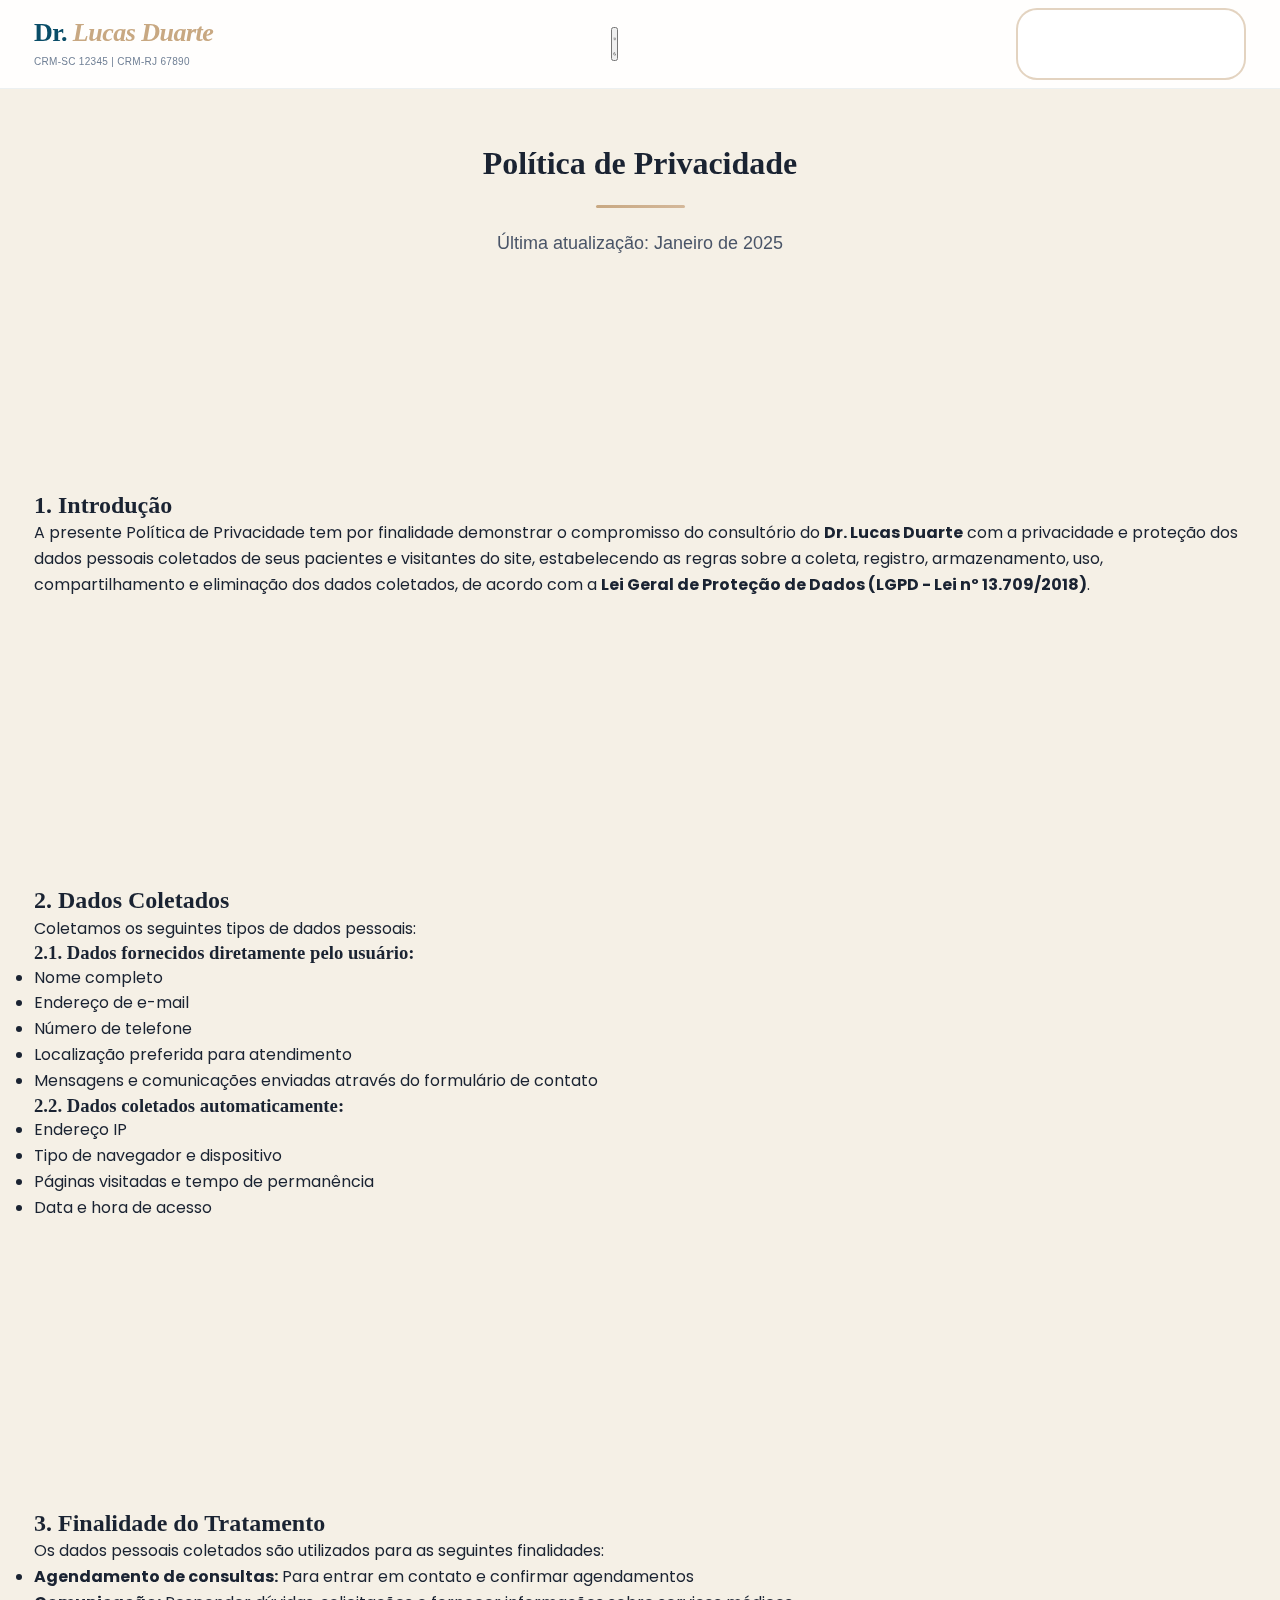
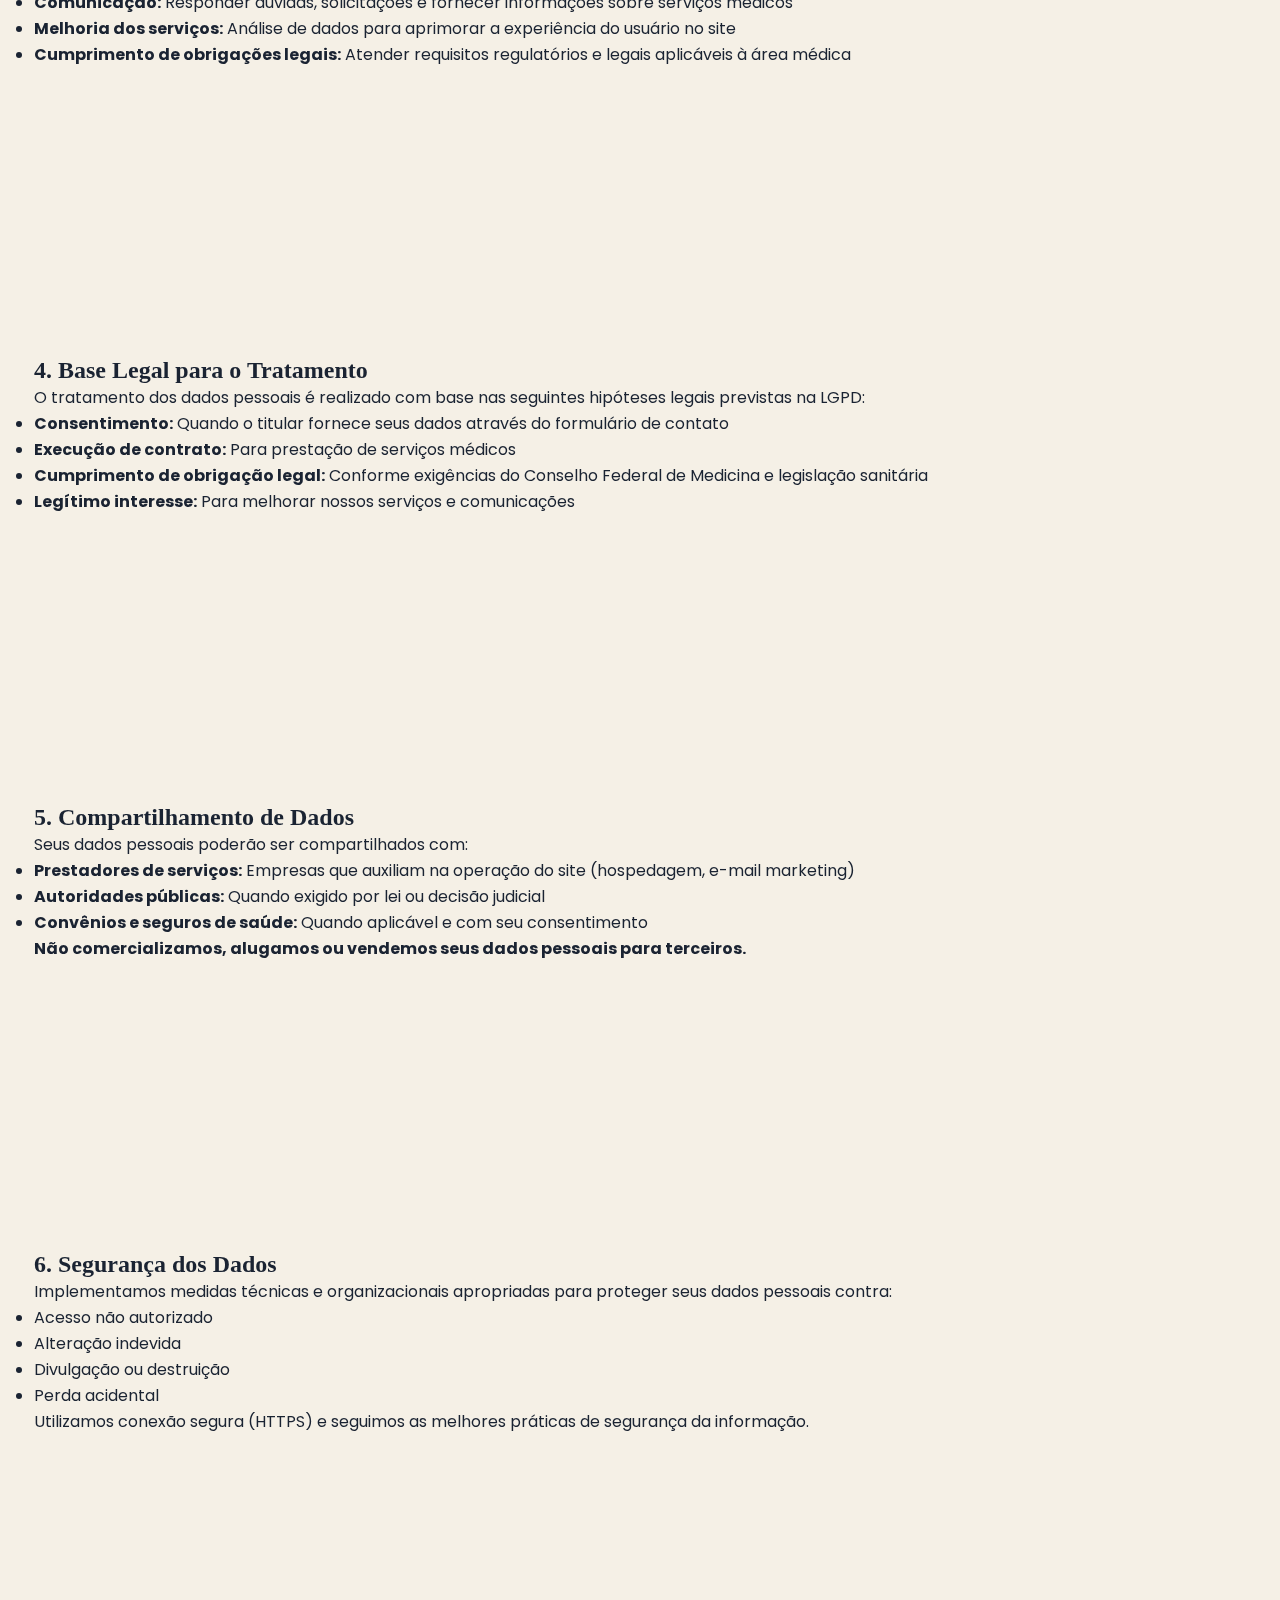
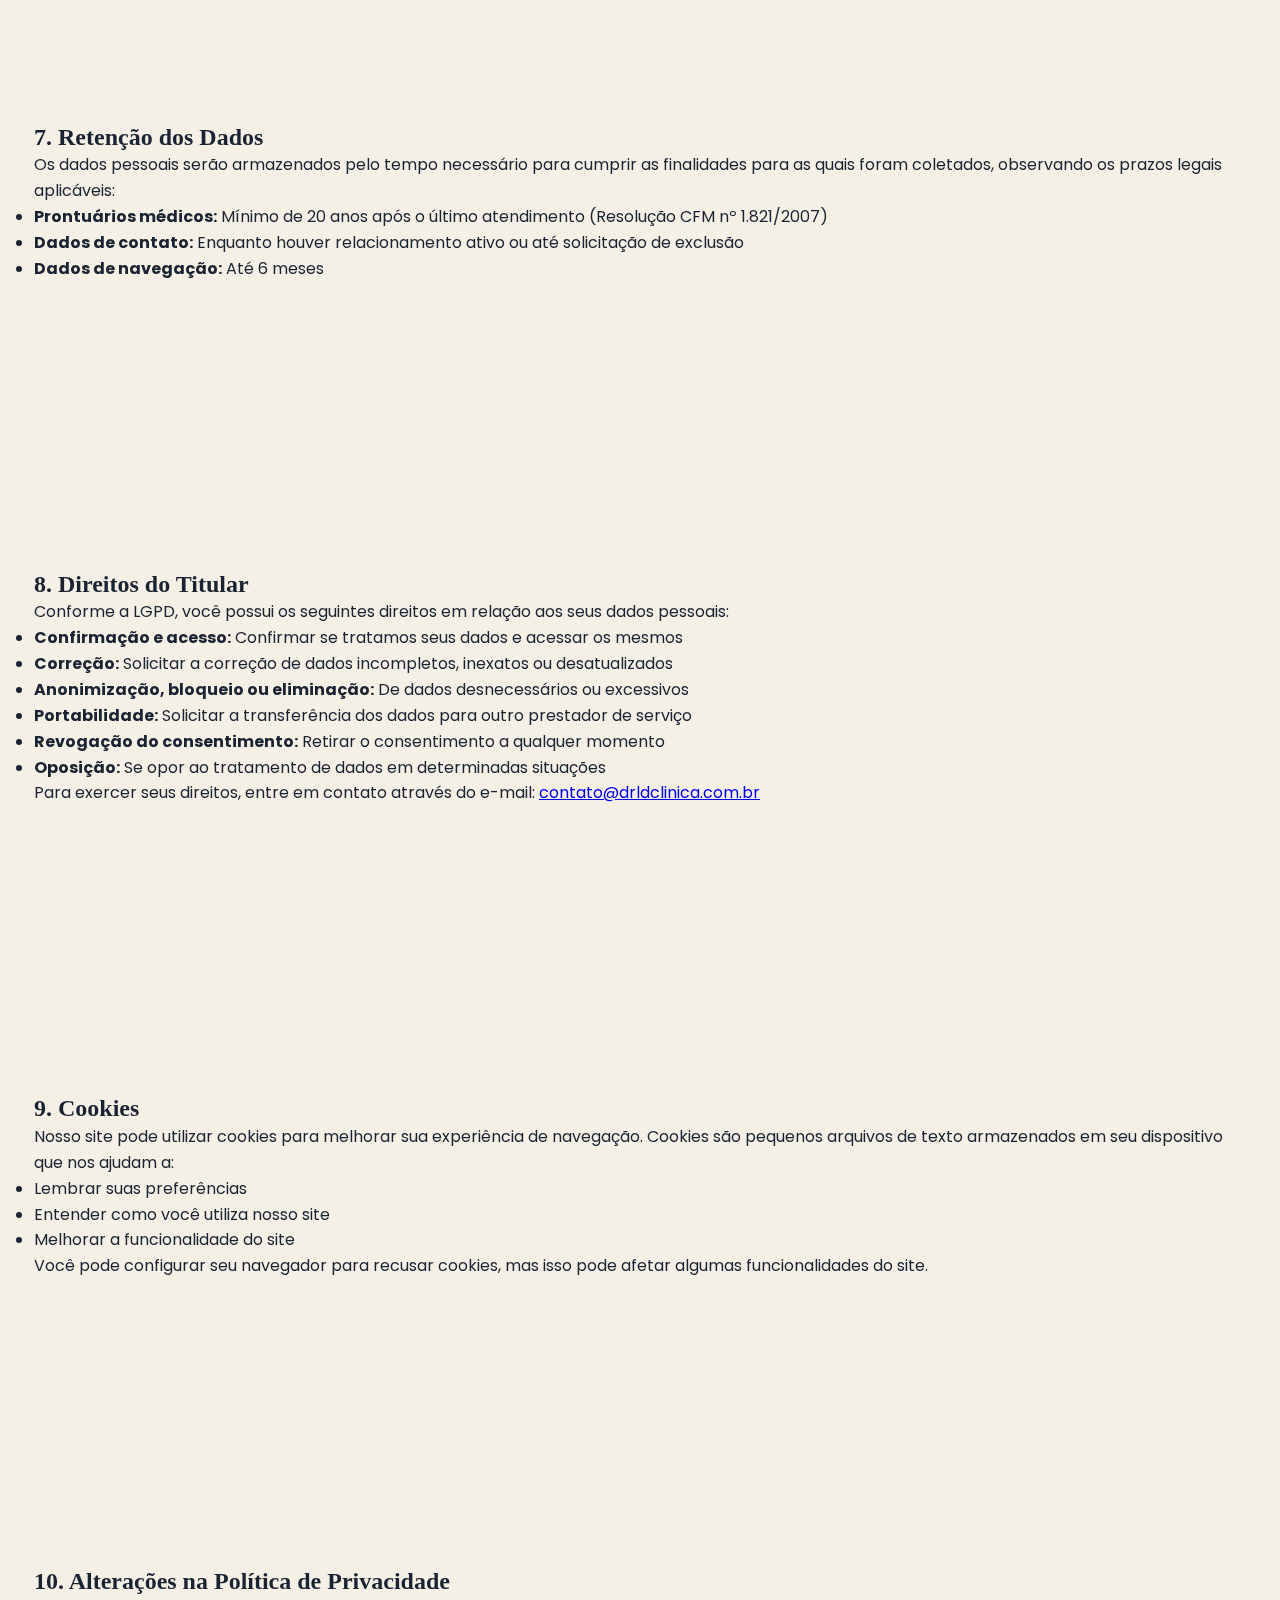
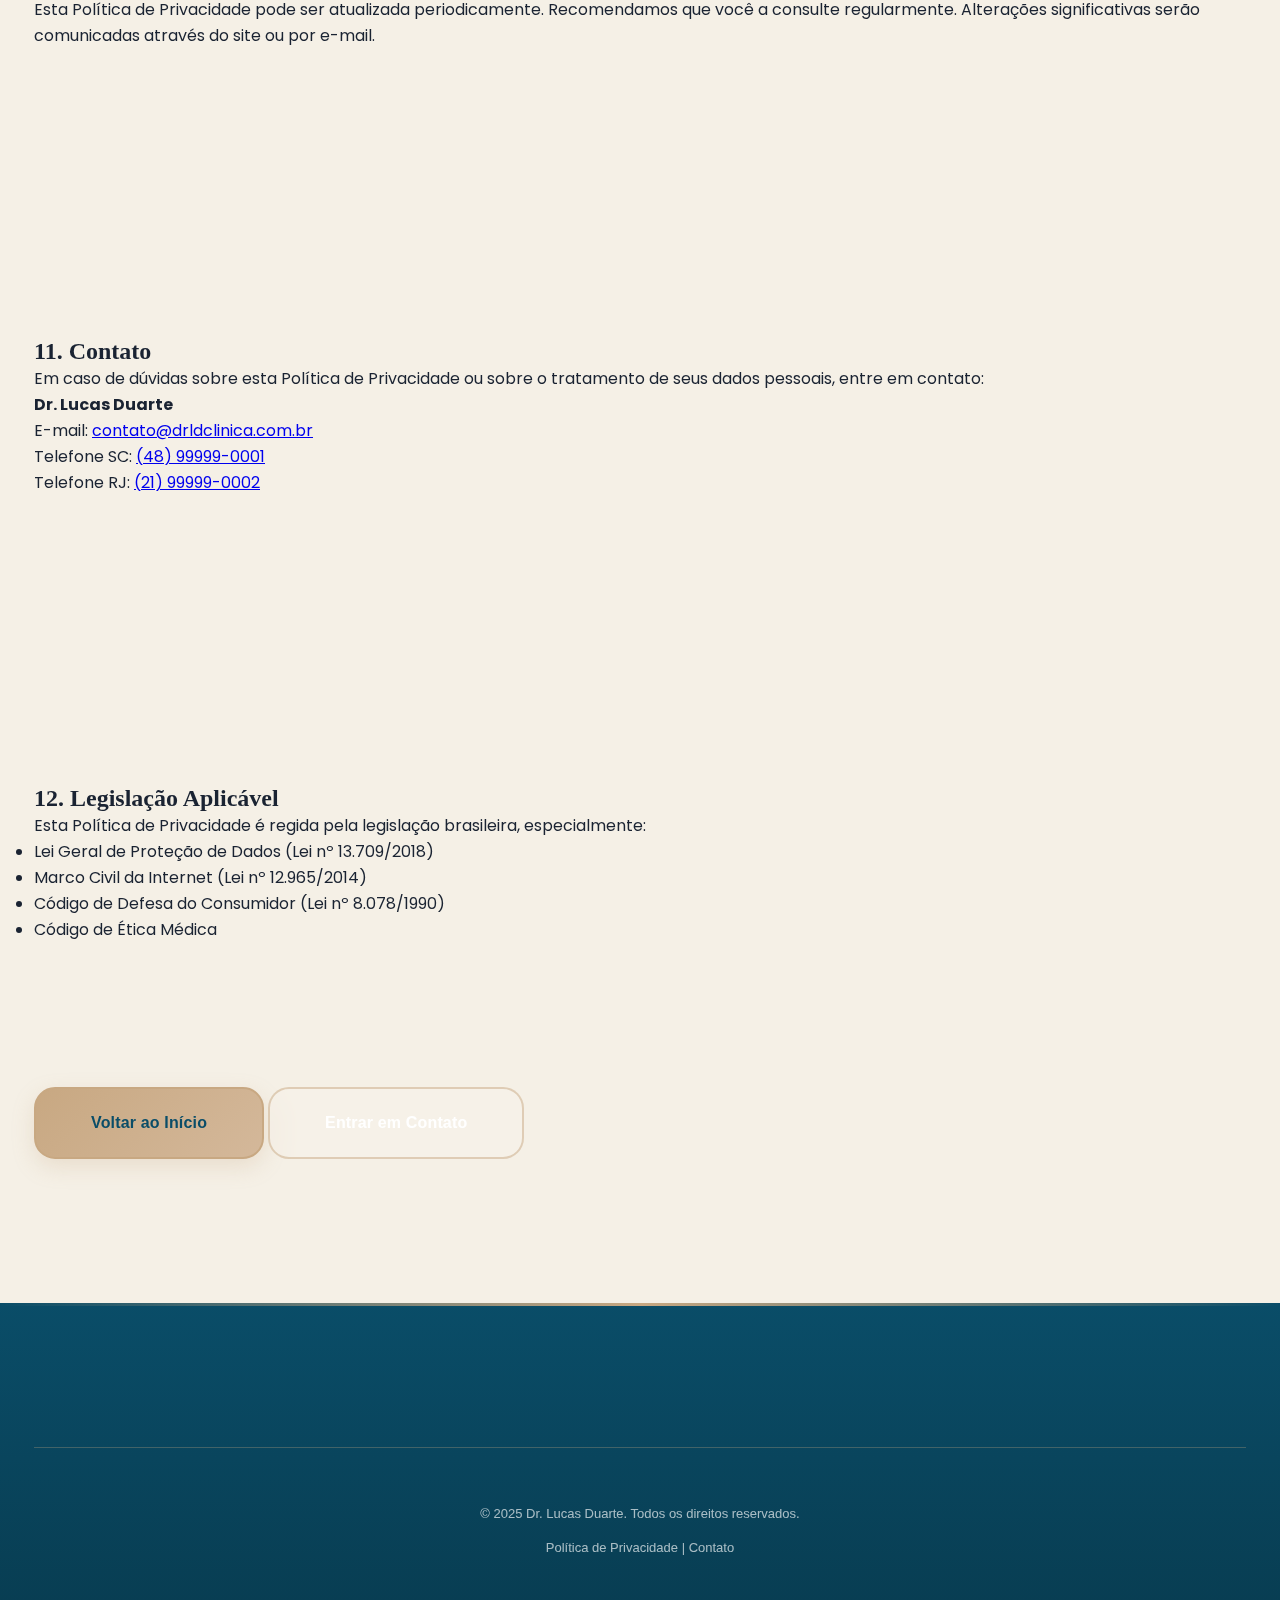
<file: privacidade.html>
<!DOCTYPE html>
<html lang="pt-BR">
<head>
    <meta charset="UTF-8">
    <meta name="viewport" content="width=device-width, initial-scale=1.0">
    <meta name="description" content="Política de Privacidade - Dr. Lucas Duarte. Saiba como tratamos seus dados pessoais em conformidade com a LGPD.">
    <meta name="robots" content="index, follow">
    <title>Política de Privacidade - Dr. Lucas Duarte</title>
    <link rel="preconnect" href="https://fonts.googleapis.com">
    <link rel="preconnect" href="https://fonts.gstatic.com" crossorigin>
    <link href="https://fonts.googleapis.com/css2?family=Poppins:wght@300;400;600;700;800&display=swap" rel="stylesheet">
    <link rel="stylesheet" href="styles.css">
    <link rel="icon" type="image/svg+xml" href="data:image/svg+xml,<svg xmlns='http://www.w3.org/2000/svg' viewBox='0 0 100 100'><text y='.9em' font-size='90'>⚕️</text></svg>">
</head>
<body>
    <!-- Skip Link for Accessibility -->
    <a href="#main-content" class="skip-link">Pular para o conteúdo principal</a>

    <!-- Header & Navigation -->
    <header id="header" role="banner">
        <nav class="navbar" role="navigation" aria-label="Navegação principal">
            <div class="container">
                <div class="logo">
                    <a href="index.html" aria-label="Dr. Lucas Duarte - Página inicial">
                        <h1>Dr. <span class="highlight">Lucas Duarte</span></h1>
                        <p class="subtitle">CRM-SC 12345 | CRM-RJ 67890</p>
                    </a>
                </div>
                <button class="theme-toggle" id="themeToggle" aria-label="Alternar tema claro/escuro" title="Alternar tema">
                    <svg class="sun-icon" xmlns="http://www.w3.org/2000/svg" viewBox="0 0 24 24" fill="none" stroke="currentColor" stroke-width="2" aria-hidden="true">
                        <circle cx="12" cy="12" r="5"></circle>
                        <line x1="12" y1="1" x2="12" y2="3"></line>
                        <line x1="12" y1="21" x2="12" y2="23"></line>
                        <line x1="4.22" y1="4.22" x2="5.64" y2="5.64"></line>
                        <line x1="18.36" y1="18.36" x2="19.78" y2="19.78"></line>
                        <line x1="1" y1="12" x2="3" y2="12"></line>
                        <line x1="21" y1="12" x2="23" y2="12"></line>
                        <line x1="4.22" y1="19.78" x2="5.64" y2="18.36"></line>
                        <line x1="18.36" y1="5.64" x2="19.78" y2="4.22"></line>
                    </svg>
                    <svg class="moon-icon" xmlns="http://www.w3.org/2000/svg" viewBox="0 0 24 24" fill="none" stroke="currentColor" stroke-width="2" aria-hidden="true">
                        <path d="M21 12.79A9 9 0 1 1 11.21 3 7 7 0 0 0 21 12.79z"></path>
                    </svg>
                </button>
                <a href="index.html" class="btn btn-secondary btn-sm">Voltar ao Início</a>
            </div>
        </nav>
    </header>

    <main id="main-content" class="privacy-page">
        <section class="privacy-content">
            <div class="container">
                <div class="section-header">
                    <h1>Política de Privacidade</h1>
                    <div class="divider" aria-hidden="true"></div>
                    <p>Última atualização: Janeiro de 2025</p>
                </div>

                <article class="privacy-article">
                    <section class="privacy-section">
                        <h2>1. Introdução</h2>
                        <p>A presente Política de Privacidade tem por finalidade demonstrar o compromisso do consultório do <strong>Dr. Lucas Duarte</strong> com a privacidade e proteção dos dados pessoais coletados de seus pacientes e visitantes do site, estabelecendo as regras sobre a coleta, registro, armazenamento, uso, compartilhamento e eliminação dos dados coletados, de acordo com a <strong>Lei Geral de Proteção de Dados (LGPD - Lei nº 13.709/2018)</strong>.</p>
                    </section>

                    <section class="privacy-section">
                        <h2>2. Dados Coletados</h2>
                        <p>Coletamos os seguintes tipos de dados pessoais:</p>
                        <h3>2.1. Dados fornecidos diretamente pelo usuário:</h3>
                        <ul>
                            <li>Nome completo</li>
                            <li>Endereço de e-mail</li>
                            <li>Número de telefone</li>
                            <li>Localização preferida para atendimento</li>
                            <li>Mensagens e comunicações enviadas através do formulário de contato</li>
                        </ul>

                        <h3>2.2. Dados coletados automaticamente:</h3>
                        <ul>
                            <li>Endereço IP</li>
                            <li>Tipo de navegador e dispositivo</li>
                            <li>Páginas visitadas e tempo de permanência</li>
                            <li>Data e hora de acesso</li>
                        </ul>
                    </section>

                    <section class="privacy-section">
                        <h2>3. Finalidade do Tratamento</h2>
                        <p>Os dados pessoais coletados são utilizados para as seguintes finalidades:</p>
                        <ul>
                            <li><strong>Agendamento de consultas:</strong> Para entrar em contato e confirmar agendamentos</li>
                            <li><strong>Comunicação:</strong> Responder dúvidas, solicitações e fornecer informações sobre serviços médicos</li>
                            <li><strong>Melhoria dos serviços:</strong> Análise de dados para aprimorar a experiência do usuário no site</li>
                            <li><strong>Cumprimento de obrigações legais:</strong> Atender requisitos regulatórios e legais aplicáveis à área médica</li>
                        </ul>
                    </section>

                    <section class="privacy-section">
                        <h2>4. Base Legal para o Tratamento</h2>
                        <p>O tratamento dos dados pessoais é realizado com base nas seguintes hipóteses legais previstas na LGPD:</p>
                        <ul>
                            <li><strong>Consentimento:</strong> Quando o titular fornece seus dados através do formulário de contato</li>
                            <li><strong>Execução de contrato:</strong> Para prestação de serviços médicos</li>
                            <li><strong>Cumprimento de obrigação legal:</strong> Conforme exigências do Conselho Federal de Medicina e legislação sanitária</li>
                            <li><strong>Legítimo interesse:</strong> Para melhorar nossos serviços e comunicações</li>
                        </ul>
                    </section>

                    <section class="privacy-section">
                        <h2>5. Compartilhamento de Dados</h2>
                        <p>Seus dados pessoais poderão ser compartilhados com:</p>
                        <ul>
                            <li><strong>Prestadores de serviços:</strong> Empresas que auxiliam na operação do site (hospedagem, e-mail marketing)</li>
                            <li><strong>Autoridades públicas:</strong> Quando exigido por lei ou decisão judicial</li>
                            <li><strong>Convênios e seguros de saúde:</strong> Quando aplicável e com seu consentimento</li>
                        </ul>
                        <p><strong>Não comercializamos, alugamos ou vendemos seus dados pessoais para terceiros.</strong></p>
                    </section>

                    <section class="privacy-section">
                        <h2>6. Segurança dos Dados</h2>
                        <p>Implementamos medidas técnicas e organizacionais apropriadas para proteger seus dados pessoais contra:</p>
                        <ul>
                            <li>Acesso não autorizado</li>
                            <li>Alteração indevida</li>
                            <li>Divulgação ou destruição</li>
                            <li>Perda acidental</li>
                        </ul>
                        <p>Utilizamos conexão segura (HTTPS) e seguimos as melhores práticas de segurança da informação.</p>
                    </section>

                    <section class="privacy-section">
                        <h2>7. Retenção dos Dados</h2>
                        <p>Os dados pessoais serão armazenados pelo tempo necessário para cumprir as finalidades para as quais foram coletados, observando os prazos legais aplicáveis:</p>
                        <ul>
                            <li><strong>Prontuários médicos:</strong> Mínimo de 20 anos após o último atendimento (Resolução CFM nº 1.821/2007)</li>
                            <li><strong>Dados de contato:</strong> Enquanto houver relacionamento ativo ou até solicitação de exclusão</li>
                            <li><strong>Dados de navegação:</strong> Até 6 meses</li>
                        </ul>
                    </section>

                    <section class="privacy-section">
                        <h2>8. Direitos do Titular</h2>
                        <p>Conforme a LGPD, você possui os seguintes direitos em relação aos seus dados pessoais:</p>
                        <ul>
                            <li><strong>Confirmação e acesso:</strong> Confirmar se tratamos seus dados e acessar os mesmos</li>
                            <li><strong>Correção:</strong> Solicitar a correção de dados incompletos, inexatos ou desatualizados</li>
                            <li><strong>Anonimização, bloqueio ou eliminação:</strong> De dados desnecessários ou excessivos</li>
                            <li><strong>Portabilidade:</strong> Solicitar a transferência dos dados para outro prestador de serviço</li>
                            <li><strong>Revogação do consentimento:</strong> Retirar o consentimento a qualquer momento</li>
                            <li><strong>Oposição:</strong> Se opor ao tratamento de dados em determinadas situações</li>
                        </ul>
                        <p>Para exercer seus direitos, entre em contato através do e-mail: <a href="mailto:contato@drldclinica.com.br">contato@drldclinica.com.br</a></p>
                    </section>

                    <section class="privacy-section">
                        <h2>9. Cookies</h2>
                        <p>Nosso site pode utilizar cookies para melhorar sua experiência de navegação. Cookies são pequenos arquivos de texto armazenados em seu dispositivo que nos ajudam a:</p>
                        <ul>
                            <li>Lembrar suas preferências</li>
                            <li>Entender como você utiliza nosso site</li>
                            <li>Melhorar a funcionalidade do site</li>
                        </ul>
                        <p>Você pode configurar seu navegador para recusar cookies, mas isso pode afetar algumas funcionalidades do site.</p>
                    </section>

                    <section class="privacy-section">
                        <h2>10. Alterações na Política de Privacidade</h2>
                        <p>Esta Política de Privacidade pode ser atualizada periodicamente. Recomendamos que você a consulte regularmente. Alterações significativas serão comunicadas através do site ou por e-mail.</p>
                    </section>

                    <section class="privacy-section">
                        <h2>11. Contato</h2>
                        <p>Em caso de dúvidas sobre esta Política de Privacidade ou sobre o tratamento de seus dados pessoais, entre em contato:</p>
                        <div class="contact-info-box">
                            <p><strong>Dr. Lucas Duarte</strong></p>
                            <p>E-mail: <a href="mailto:contato@drldclinica.com.br">contato@drldclinica.com.br</a></p>
                            <p>Telefone SC: <a href="tel:+5548999990001">(48) 99999-0001</a></p>
                            <p>Telefone RJ: <a href="tel:+5521999990002">(21) 99999-0002</a></p>
                        </div>
                    </section>

                    <section class="privacy-section">
                        <h2>12. Legislação Aplicável</h2>
                        <p>Esta Política de Privacidade é regida pela legislação brasileira, especialmente:</p>
                        <ul>
                            <li>Lei Geral de Proteção de Dados (Lei nº 13.709/2018)</li>
                            <li>Marco Civil da Internet (Lei nº 12.965/2014)</li>
                            <li>Código de Defesa do Consumidor (Lei nº 8.078/1990)</li>
                            <li>Código de Ética Médica</li>
                        </ul>
                    </section>
                </article>

                <div class="privacy-actions">
                    <a href="index.html" class="btn btn-primary">Voltar ao Início</a>
                    <a href="index.html#contato" class="btn btn-secondary">Entrar em Contato</a>
                </div>
            </div>
        </section>
    </main>

    <!-- Footer -->
    <footer class="footer" role="contentinfo">
        <div class="container">
            <div class="footer-bottom">
                <p>&copy; 2025 Dr. Lucas Duarte. Todos os direitos reservados.</p>
                <p class="footer-legal">
                    <a href="privacidade.html">Política de Privacidade</a> |
                    <a href="index.html#contato">Contato</a>
                </p>
            </div>
        </div>
    </footer>

    <!-- Back to Top Button -->
    <button class="back-to-top" id="backToTop" aria-label="Voltar ao topo" title="Voltar ao topo">
        <svg xmlns="http://www.w3.org/2000/svg" viewBox="0 0 24 24" fill="none" stroke="currentColor" stroke-width="2" aria-hidden="true">
            <path d="M18 15l-6-6-6 6"/>
        </svg>
    </button>

    <script src="script.js"></script>
</body>
</html>
</file>
<file: styles.css>
/* =============================================================================
   DR. LUCAS DUARTE - DESIGN MÉDICO PREMIUM
   Baseado rigorosamente na Proporção Áurea (φ = 1.618)

   PALETA: Azul-Marinho Profundo + Dourado Sutil + Off-White Cremoso
   TIPOGRAFIA: Playfair Display (títulos) + Inter (corpo)
   LAYOUT: Golden Ratio em todos os elementos
   ============================================================================= */

/* =============================================================================
   GOLDEN RATIO - VARIÁVEIS FUNDAMENTAIS
   ============================================================================= */
:root {
    /* Proporção Áurea */
    --phi: 1.618;
    --phi-inverse: 0.618;

    /* ==== PALETA MÉDICA PREMIUM ==== */
    /* Azul-Marinho Profundo (Confiança) */
    --primary: #0A4D68;
    --primary-dark: #083D52;
    --primary-light: #0D6E9A;
    --primary-50: rgba(10, 77, 104, 0.05);
    --primary-100: rgba(10, 77, 104, 0.1);

    /* Verde-Esmeralda Sofisticado (Calma/Saúde) */
    --secondary: #088395;
    --secondary-dark: #066B7A;
    --secondary-light: #0A9BB0;

    /* Dourado Sutil (Luxo/Premium) */
    --accent: #C8A882;
    --accent-dark: #B8976B;
    --accent-light: #D4B89A;
    --accent-glow: rgba(200, 168, 130, 0.25);

    /* Fundos e Neutros */
    --bg-cream: #F5F0E6;
    --bg-white: #FFFFFF;
    --bg-light: #FDFBF7;
    --bg-gray: #F8F6F2;

    /* Textos */
    --text-primary: #1A2332;
    --text-secondary: #4A5568;
    --text-light: #718096;
    --text-white: #FFFFFF;

    /* Estados */
    --success: #48BB78;
    --error: #F56565;
    --warning: #ED8936;

    /* ==== ESCALA TIPOGRÁFICA ÁUREA (base: 16px) ==== */
    /* 10px → 16px → 26px → 42px → 68px → 110px */
    --text-xs: 0.625rem;      /* 10px */
    --text-sm: 0.813rem;      /* 13px = 8 × φ */
    --text-base: 1rem;        /* 16px - Base */
    --text-md: 1.125rem;      /* 18px */
    --text-lg: 1.625rem;      /* 26px = 16 × φ */
    --text-xl: 2.125rem;      /* 34px = 21 × φ */
    --text-2xl: 2.625rem;     /* 42px = 26 × φ */
    --text-3xl: 4.25rem;      /* 68px = 42 × φ */
    --text-4xl: 6.875rem;     /* 110px = 68 × φ */

    /* ==== ESPAÇAMENTOS ÁUREOS (sequência Fibonacci em px) ==== */
    /* 5, 8, 13, 21, 34, 55, 89, 144 */
    --space-1: 0.313rem;      /* 5px */
    --space-2: 0.5rem;        /* 8px */
    --space-3: 0.813rem;      /* 13px */
    --space-5: 1.313rem;      /* 21px */
    --space-8: 2.125rem;      /* 34px */
    --space-13: 3.438rem;     /* 55px */
    --space-21: 5.563rem;     /* 89px */
    --space-34: 9rem;         /* 144px */

    /* Aliases semânticos */
    --space-xs: var(--space-2);   /* 8px */
    --space-sm: var(--space-3);   /* 13px */
    --space-md: var(--space-5);   /* 21px */
    --space-lg: var(--space-8);   /* 34px */
    --space-xl: var(--space-13);  /* 55px */
    --space-2xl: var(--space-21); /* 89px */
    --space-3xl: var(--space-34); /* 144px */

    /* ==== LAYOUT - GOLDEN RATIO ==== */
    /* Container: 1440px dividido em φ = 890px + 550px */
    --container-max: 90rem;       /* 1440px */
    --container-content: 55.625rem; /* 890px (maior) */
    --container-sidebar: 34.375rem; /* 550px (menor) */

    --header-height: 5.563rem;    /* 89px */

    /* ==== BORDAS - Escala Áurea ==== */
    --radius-sm: 0.5rem;          /* 8px */
    --radius-md: 0.813rem;        /* 13px */
    --radius-lg: 1.313rem;        /* 21px */
    --radius-xl: 2.125rem;        /* 34px */
    --radius-full: 624.9375rem;   /* 9999px */

    /* ==== SOMBRAS - Natural e Sutil ==== */
    --shadow-sm: 0 1px 3px rgba(26, 35, 50, 0.08);
    --shadow-md: 0 4px 8px rgba(26, 35, 50, 0.1);
    --shadow-lg: 0 13px 21px rgba(26, 35, 50, 0.12);
    --shadow-xl: 0 21px 34px rgba(26, 35, 50, 0.15);
    --shadow-2xl: 0 34px 55px rgba(26, 35, 50, 0.2);
    --shadow-gold: 0 8px 21px var(--accent-glow);

    /* ==== TRANSIÇÕES ==== */
    --transition: all 0.382s cubic-bezier(0.4, 0, 0.2, 1);
    --transition-fast: all 0.236s cubic-bezier(0.4, 0, 0.2, 1);
    --transition-slow: all 0.618s cubic-bezier(0.4, 0, 0.2, 1);
}

/* =============================================================================
   RESET E BASE
   ============================================================================= */
*, *::before, *::after {
    margin: 0;
    padding: 0;
    box-sizing: border-box;
}

html {
    scroll-behavior: smooth;
    font-size: 16px;
}

body {
    font-family: 'Inter', 'Poppins', -apple-system, BlinkMacSystemFont, sans-serif;
    font-size: var(--text-base);
    line-height: 1.618; /* Golden Ratio! */
    color: var(--text-primary);
    background: var(--bg-cream);
    overflow-x: hidden;
    font-weight: 400;
    -webkit-font-smoothing: antialiased;
    -moz-osx-font-smoothing: grayscale;
}

/* Títulos com tipografia serifada premium */
h1, h2, h3, h4, h5, h6 {
    font-family: 'Playfair Display', 'Georgia', serif;
    font-weight: 700;
    color: var(--text-primary);
    line-height: 1.236; /* φ⁻² ≈ 0.382 + 0.854 */
}

.container {
    width: 100%;
    max-width: var(--container-max);
    margin: 0 auto;
    padding: 0 var(--space-lg);
}

/* Skip Link para Acessibilidade */
.skip-link {
    position: absolute;
    top: -100%;
    left: var(--space-md);
    background: var(--primary);
    color: var(--text-white);
    padding: var(--space-sm) var(--space-md);
    border-radius: var(--radius-md);
    z-index: 9999;
    transition: var(--transition);
    font-weight: 600;
}

.skip-link:focus {
    top: var(--space-md);
}

/* =============================================================================
   HEADER - Design Minimalista Premium com Glassmorphism
   ============================================================================= */
#header {
    position: fixed;
    top: 0;
    left: 0;
    right: 0;
    height: var(--header-height);
    background: rgba(255, 255, 255, 0.92);
    backdrop-filter: blur(21px) saturate(180%);
    -webkit-backdrop-filter: blur(21px) saturate(180%);
    border-bottom: 1px solid rgba(10, 77, 104, 0.08);
    z-index: 1000;
    transition: var(--transition-slow);
}

#header.scrolled {
    background: rgba(255, 255, 255, 0.96);
    box-shadow: var(--shadow-md);
    border-bottom-color: rgba(10, 77, 104, 0.12);
}

.navbar {
    height: 100%;
}

.navbar .container {
    height: 100%;
    display: flex;
    justify-content: space-between;
    align-items: center;
}

/* Logo - Tipografia Elegante */
.logo a {
    text-decoration: none;
    transition: var(--transition);
}

.logo h1 {
    font-size: var(--text-lg);
    font-weight: 700;
    color: var(--primary);
    letter-spacing: -0.02em;
}

.logo .highlight {
    color: var(--accent);
    font-style: italic;
}

.logo .subtitle {
    font-family: 'Inter', sans-serif;
    font-size: var(--text-xs);
    color: var(--text-light);
    margin-top: var(--space-1);
    font-weight: 400;
    letter-spacing: 0.03em;
}

/* Navegação Premium */
.nav-menu {
    display: flex;
    list-style: none;
    gap: var(--space-lg);
    align-items: center;
}

.nav-link {
    font-family: 'Inter', sans-serif;
    text-decoration: none;
    color: var(--text-secondary);
    font-weight: 500;
    font-size: var(--text-sm);
    padding: var(--space-sm) 0;
    position: relative;
    transition: var(--transition);
    letter-spacing: 0.01em;
}

.nav-link:hover,
.nav-link.active {
    color: var(--primary);
}

/* Underline Áureo */
.nav-link::after {
    content: '';
    position: absolute;
    bottom: -var(--space-1);
    left: 0;
    width: 0;
    height: 2px;
    background: linear-gradient(90deg, var(--accent), var(--accent-light));
    transition: var(--transition);
}

.nav-link:hover::after,
.nav-link.active::after {
    width: 100%;
}

.nav-link:hover {
    transform: translateY(-2px);
}

.nav-link.active {
    font-weight: 600;
}

/* Mobile Menu Toggle */
.menu-toggle {
    display: none;
    flex-direction: column;
    gap: var(--space-1);
    background: none;
    border: none;
    cursor: pointer;
    padding: var(--space-sm);
}

.menu-toggle span {
    width: 26px;
    height: 2px;
    background: var(--primary);
    transition: var(--transition);
    border-radius: var(--radius-sm);
}

/* =============================================================================
   HERO SECTION - Layout Áureo com Gradiente Médico Premium
   ============================================================================= */
.hero {
    min-height: 100vh;
    display: flex;
    align-items: center;
    position: relative;
    /* Gradiente médico premium: azul-marinho → verde-esmeralda */
    background: linear-gradient(135deg,
        #0A4D68 0%,
        #083D52 25%,
        #066B7A 50%,
        #088395 75%,
        #0A9BB0 100%);
    background-size: 200% 200%;
    animation: gradientFlow 13s ease infinite;
    padding-top: var(--header-height);
    overflow: hidden;
}

@keyframes gradientFlow {
    0%, 100% { background-position: 0% 50%; }
    50% { background-position: 100% 50%; }
}

.hero-overlay {
    position: absolute;
    inset: 0;
    background:
        radial-gradient(circle at 20% 30%, rgba(200, 168, 130, 0.08) 0%, transparent 50%),
        radial-gradient(circle at 80% 70%, rgba(8, 131, 149, 0.15) 0%, transparent 60%),
        /* Padrão sutil médico */
        url("data:image/svg+xml,%3Csvg width='89' height='89' viewBox='0 0 89 89' xmlns='http://www.w3.org/2000/svg'%3E%3Cg fill='none' fill-rule='evenodd'%3E%3Cg fill='%23ffffff' fill-opacity='0.02'%3E%3Cpath d='M44.5 34.5v-13h-13v13h-13v13h13v13h13v-13h13v-13h-13z'/%3E%3C/g%3E%3C/g%3E%3C/svg%3E");
    opacity: 0.6;
}

.hero-content {
    position: relative;
    z-index: 1;
    text-align: center;
    padding: var(--space-3xl) 0;
    /* Largura seguindo proporção áurea do container */
    max-width: var(--container-content);
    margin: 0 auto;
}

/* Badge Premium */
.hero-badge {
    margin-bottom: var(--space-xl);
    animation: floatGentle 4s ease-in-out infinite;
}

@keyframes floatGentle {
    0%, 100% { transform: translateY(0px); }
    50% { transform: translateY(-13px); }
}

.badge-text {
    display: inline-flex;
    align-items: center;
    background: rgba(255, 255, 255, 0.15);
    backdrop-filter: blur(13px);
    color: var(--text-white);
    padding: var(--space-sm) var(--space-lg);
    border-radius: var(--radius-full);
    font-family: 'Inter', sans-serif;
    font-size: var(--text-sm);
    font-weight: 600;
    letter-spacing: 0.08em;
    text-transform: uppercase;
    border: 1px solid rgba(200, 168, 130, 0.3);
    box-shadow: var(--shadow-gold);
    position: relative;
    overflow: hidden;
    border: 2px solid rgba(255, 255, 255, 0.2);
    cursor: pointer;
    transition: all 0.4s ease;
    animation: shimmer 3s ease infinite;
}

@keyframes shimmer {
    0%, 100% {
        background-position: 0% 50%;
    }
    50% {
        background-position: 100% 50%;
    }
}

.badge-text::before {
    content: '';
    position: absolute;
    top: 0;
    left: -100%;
    width: 100%;
    height: 100%;
    background: linear-gradient(90deg, transparent, rgba(255, 255, 255, 0.2), transparent);
    transition: left 0.618s;
}

.badge-text:hover::before {
    left: 100%;
}

/* Hero Title - Tipografia Premium com Proporção Áurea */
.hero-title {
    font-family: 'Playfair Display', serif;
    font-size: var(--text-3xl);
    font-weight: 700;
    color: var(--text-white);
    margin-bottom: var(--space-lg);
    line-height: 1.236;
    letter-spacing: -0.02em;
}

.hero-title .highlight {
    color: var(--accent-light);
    font-style: italic;
    position: relative;
    display: inline-block;
}

.hero-description {
    font-family: 'Inter', sans-serif;
    font-size: var(--text-md);
    color: rgba(255, 255, 255, 0.92);
    margin-bottom: var(--space-2xl);
    line-height: 1.618;
    font-weight: 300;
    max-width: 550px; /* Proporção áurea do container */
    margin-left: auto;
    margin-right: auto;
}

/* Botões Hero */
.hero-buttons {
    display: flex;
    gap: var(--space-md);
    justify-content: center;
    flex-wrap: wrap;
    margin-bottom: var(--space-2xl);
}

/* Scroll Indicator Minimalista */
.scroll-indicator {
    position: absolute;
    bottom: var(--space-lg);
    left: 50%;
    transform: translateX(-50%);
    animation: bounceGentle 3s ease-in-out infinite;
    background: rgba(200, 168, 130, 0.15);
    backdrop-filter: blur(8px);
    border-radius: var(--radius-full);
    padding: var(--space-sm);
    border: 1px solid rgba(200, 168, 130, 0.3);
}

.scroll-indicator svg {
    width: 26px;
    height: 26px;
    color: var(--accent-light);
    filter: drop-shadow(0 2px 8px rgba(200, 168, 130, 0.4));
}

@keyframes bounceGentle {
    0%, 20%, 50%, 80%, 100% {
        transform: translateX(-50%) translateY(0);
        box-shadow: 0 4px 12px rgba(212, 175, 55, 0.2);
    }
    40% {
        transform: translateX(-50%) translateY(-13px);
    }
    60% {
        transform: translateX(-50%) translateY(-8px);
    }
}

/* =============================================================================
   BUTTONS - Design Premium com Golden Ratio
   ============================================================================= */
.btn {
    display: inline-flex;
    align-items: center;
    justify-content: center;
    gap: var(--space-sm);
    padding: var(--space-md) var(--space-xl);
    border-radius: var(--radius-lg);
    text-decoration: none;
    font-family: 'Inter', sans-serif;
    font-weight: 600;
    font-size: var(--text-base);
    border: 2px solid transparent;
    cursor: pointer;
    transition: var(--transition);
    position: relative;
    overflow: hidden;
    letter-spacing: 0.01em;
}

.btn-icon {
    width: 21px;
    height: 21px;
    transition: var(--transition);
}

/* Botão Primário - Dourado Premium */
.btn-primary {
    background: linear-gradient(135deg, var(--accent) 0%, var(--accent-light) 100%);
    color: var(--primary);
    border-color: var(--accent);
    font-weight: 700;
    box-shadow: var(--shadow-gold);
    position: relative;
    overflow: hidden;
}

.btn-primary::before {
    content: '';
    position: absolute;
    top: 0;
    left: 0;
    width: 100%;
    height: 100%;
    background: linear-gradient(135deg, var(--accent-light) 0%, var(--accent-dark) 100%);
    opacity: 0;
    transition: opacity 0.382s;
}

.btn-primary:hover {
    transform: translateY(-5px);
    box-shadow: 0 13px 34px rgba(200, 168, 130, 0.35);
}

.btn-primary:hover::before {
    opacity: 1;
}

.btn-primary:hover::after {
    width: 300px;
    height: 300px;
}

.btn-primary:hover .btn-icon {
    transform: scale(1.13) rotate(5deg);
}

.btn-primary > * {
    position: relative;
    z-index: 1;
}

/* Botão Secundário - Outline Premium */
.btn-secondary {
    background: rgba(255, 255, 255, 0.1);
    backdrop-filter: blur(13px);
    color: var(--text-white);
    border-color: rgba(200, 168, 130, 0.5);
}

.btn-secondary:hover {
    background: rgba(200, 168, 130, 0.2);
    border-color: var(--accent);
    transform: translateY(-5px);
    box-shadow: var(--shadow-gold);
}

.btn-lg {
    padding: var(--space-lg) var(--space-2xl);
    font-size: var(--text-md);
    border-radius: var(--radius-xl);
}

/* =============================================================================
   STATS SECTION - Design com Proporção Áurea
   ============================================================================= */
.stats-section {
    background: var(--bg-white);
    padding: var(--space-2xl) 0;
    position: relative;
    border-top: 3px solid var(--accent);
    border-bottom: 1px solid rgba(10, 77, 104, 0.08);
}

.stats-grid {
    display: grid;
    grid-template-columns: repeat(4, 1fr);
    gap: var(--space-lg);
    position: relative;
}

.stat-item {
    text-align: center;
    position: relative;
    padding: var(--space-lg);
    background: var(--bg-light);
    border-radius: var(--radius-lg);
    border: 1px solid rgba(10, 77, 104, 0.08);
    transition: var(--transition-slow);
}

.stat-item:hover {
    transform: translateY(-8px);
    background: var(--bg-white);
    border-color: var(--accent);
    box-shadow: var(--shadow-lg);
}

.stat-number {
    font-family: 'Playfair Display', serif;
    font-size: var(--text-2xl);
    font-weight: 700;
    color: var(--primary);
    line-height: 1.2;
    margin-bottom: var(--space-sm);
    display: block;
    transition: all 0.4s cubic-bezier(0.34, 1.56, 0.64, 1);
    position: relative;
    filter: drop-shadow(0 2px 4px rgba(212, 175, 55, 0.3));
}

.stat-item:hover .stat-number {
    color: var(--accent);
    transform: scale(1.08);
}

.stat-label {
    font-family: 'Inter', sans-serif;
    font-size: var(--text-sm);
    color: var(--text-secondary);
    font-weight: 500;
}

/* =============================================================================
   SECTIONS - Layout baseado em Golden Ratio
   ============================================================================= */
section {
    padding: var(--space-3xl) 0;
}

.section-header {
    text-align: center;
    margin-bottom: var(--space-2xl);
    max-width: var(--container-content);
    margin-left: auto;
    margin-right: auto;
}

.section-header h2 {
    font-family: 'Playfair Display', serif;
    font-size: var(--text-2xl);
    font-weight: 700;
    color: var(--primary);
    margin-bottom: var(--space-md);
    letter-spacing: -0.01em;
}

.section-header p {
    font-family: 'Inter', sans-serif;
    font-size: var(--text-md);
    color: var(--text-secondary);
    line-height: 1.618;
    max-width: 550px;
    margin: 0 auto;
}

/* Divider Dourado */
.divider {
    width: 89px; /* Fibonacci! */
    height: 3px;
    background: linear-gradient(90deg, var(--accent), var(--accent-light));
    margin: var(--space-md) auto;
    border-radius: var(--radius-full);
}

/* =============================================================================
   ABOUT SECTION - Layout 1:1.618
   ============================================================================= */
.about {
    background: var(--bg-cream);
}

.about-content {
    display: grid;
    /* Proporção Áurea: menor:maior = 1:1.618 */
    grid-template-columns: 1fr 1.618fr;
    gap: var(--space-3xl);
    align-items: center;
}

.about-image {
    position: relative;
}

.placeholder-image {
    width: 100%;
    aspect-ratio: 0.618; /* Proporção áurea invertida para retrato */
    background: linear-gradient(135deg, var(--primary) 0%, var(--secondary) 100%);
    border-radius: var(--radius-xl);
    display: flex;
    align-items: center;
    justify-content: center;
    box-shadow: var(--shadow-2xl);
    border: 5px solid var(--accent);
    position: relative;
    overflow: hidden;
}

.placeholder-image::before {
    content: '';
    position: absolute;
    top: -50%;
    right: -50%;
    width: 200%;
    height: 200%;
    background: radial-gradient(circle, rgba(200, 168, 130, 0.15) 0%, transparent 60%);
}

.placeholder-image svg {
    width: 89px;
    height: 89px;
    color: var(--accent);
    position: relative;
    z-index: 1;
    filter: drop-shadow(0 5px 13px rgba(200, 168, 130, 0.4));
}

.about-text h3 {
    font-family: 'Playfair Display', serif;
    font-size: var(--text-xl);
    font-weight: 700;
    color: var(--primary);
    margin-bottom: var(--space-lg);
    letter-spacing: -0.01em;
}

.about-text p {
    font-family: 'Inter', sans-serif;
    color: var(--text-secondary);
    margin-bottom: var(--space-md);
    line-height: 1.618;
}

.about-features {
    display: flex;
    flex-direction: column;
    gap: var(--space-lg);
    margin-top: var(--space-xl);
}

.feature-item {
    display: flex;
    gap: var(--space-md);
    align-items: flex-start;
    padding: var(--space-md);
    background: var(--bg-white);
    border-radius: var(--radius-md);
    border: 1px solid rgba(10, 77, 104, 0.08);
    transition: var(--transition);
}

.feature-item:hover {
    transform: translateX(13px);
    border-color: var(--accent);
    box-shadow: var(--shadow-md);
}

.feature-icon {
    width: 55px; /* Fibonacci */
    height: 55px;
    background: var(--primary);
    border-radius: var(--radius-md);
    display: flex;
    align-items: center;
    justify-content: center;
    flex-shrink: 0;
    border: 2px solid var(--accent);
}

.feature-icon svg {
    width: 26px;
    height: 26px;
    color: var(--accent);
}

.feature-item h4 {
    font-family: 'Inter', sans-serif;
    font-size: var(--text-base);
    font-weight: 600;
    color: var(--primary);
    margin-bottom: var(--space-1);
}

.feature-item p {
    font-family: 'Inter', sans-serif;
    font-size: var(--text-sm);
    color: var(--text-light);
    margin: 0;
    line-height: 1.618;
}

/* =============================================================================
   SPECIALTIES SECTION - Cards Premium
   ============================================================================= */
.specialties {
    background: var(--bg-white);
}

.specialties-grid {
    display: grid;
    grid-template-columns: repeat(auto-fit, minmax(280px, 1fr));
    gap: var(--space-lg);
}

.specialty-card {
    background: var(--bg-light);
    padding: var(--space-xl);
    border-radius: var(--radius-xl);
    box-shadow: var(--shadow-sm);
    transition: var(--transition-slow);
    border: 2px solid transparent;
    position: relative;
    overflow: hidden;
}

.specialty-card::before {
    content: '';
    position: absolute;
    top: 0;
    left: 0;
    width: 100%;
    height: 5px;
    background: linear-gradient(90deg, var(--accent), var(--accent-light));
    transform: scaleX(0);
    transform-origin: left;
    transition: transform 0.382s ease;
}

.specialty-card:hover::before {
    transform: scaleX(1);
}

.specialty-card:hover::after {
    opacity: 1;
    transform: translate(10%, 10%);
}

.specialty-card:hover {
    transform: translateY(-13px);
    box-shadow: var(--shadow-xl);
    border-color: var(--accent);
    background: var(--bg-white);
}

.specialty-icon {
    width: 89px;
    height: 89px;
    background: var(--primary);
    border-radius: var(--radius-lg);
    display: flex;
    align-items: center;
    justify-content: center;
    margin-bottom: var(--space-lg);
    border: 3px solid var(--accent);
    transition: var(--transition);
    position: relative;
    overflow: hidden;
}

.specialty-icon::before {
    content: '';
    position: absolute;
    inset: -50%;
    background: conic-gradient(from 0deg, transparent, rgba(212, 175, 55, 0.3), transparent);
    opacity: 0;
    transition: opacity 0.4s ease, transform 0.6s ease;
    animation: none;
}

.specialty-card:hover .specialty-icon {
    transform: rotate(8deg) scale(1.08);
    box-shadow: var(--shadow-gold);
}

.specialty-icon svg {
    width: 42px;
    height: 42px;
    color: var(--accent);
    transition: all 0.3s ease;
    filter: drop-shadow(0 2px 4px rgba(212, 175, 55, 0.3));
    position: relative;
    z-index: 1;
}

.specialty-card h3 {
    font-family: 'Playfair Display', serif;
    font-size: var(--text-lg);
    font-weight: 700;
    color: var(--primary);
    margin-bottom: var(--space-md);
    transition: var(--transition);
}

.specialty-card:hover h3 {
    color: var(--accent-dark);
}

.specialty-card p {
    font-family: 'Inter', sans-serif;
    color: var(--text-secondary);
    font-size: var(--text-sm);
    line-height: 1.618;
}

/* =============================================================================
   LOCATION SECTION - Cards Premium Médicos
   ============================================================================= */
.location {
    background: var(--bg-cream);
}

.location-grid {
    display: grid;
    grid-template-columns: repeat(auto-fit, minmax(380px, 1fr));
    gap: var(--space-xl);
}

.location-card {
    background: var(--bg-white);
    border-radius: var(--radius-xl);
    overflow: hidden;
    box-shadow: var(--shadow-lg);
    transition: var(--transition-slow);
    border: 2px solid transparent;
    position: relative;
}

.location-card:hover {
    transform: translateY(-13px);
    box-shadow: var(--shadow-2xl);
    border-color: var(--accent);
}

.location-header {
    background: linear-gradient(135deg, var(--primary) 0%, var(--secondary) 100%);
    padding: var(--space-xl);
    color: var(--text-white);
    display: flex;
    justify-content: space-between;
    align-items: center;
    border-bottom: 5px solid var(--accent);
    position: relative;
    overflow: hidden;
}

.location-header::before {
    content: '';
    position: absolute;
    top: 0;
    right: 0;
    width: 233px; /* Fibonacci aproximado */
    height: 233px;
    background: radial-gradient(circle, rgba(200, 168, 130, 0.15) 0%, transparent 70%);
}

.location-header h3 {
    font-family: 'Playfair Display', serif;
    font-size: var(--text-lg);
    font-weight: 700;
    margin: 0;
    position: relative;
}

.location-badge {
    background: var(--accent);
    color: var(--primary);
    padding: var(--space-sm) var(--space-md);
    border-radius: var(--radius-md);
    font-family: 'Inter', sans-serif;
    font-size: var(--text-xs);
    font-weight: 700;
    letter-spacing: 0.05em;
    box-shadow: var(--shadow-gold);
    position: relative;
}

.location-details {
    padding: var(--space-xl);
    display: flex;
    flex-direction: column;
    gap: var(--space-lg);
}

.detail-item {
    display: flex;
    gap: var(--space-md);
    align-items: flex-start;
}

.detail-item svg {
    width: 21px;
    height: 21px;
    color: var(--accent);
    flex-shrink: 0;
    margin-top: 3px;
}

.detail-item div {
    flex: 1;
}

.detail-item strong {
    display: block;
    font-family: 'Inter', sans-serif;
    font-size: var(--text-sm);
    font-weight: 600;
    color: var(--primary);
    margin-bottom: var(--space-1);
}

.detail-item p {
    color: var(--text-secondary);
    font-size: var(--text-sm);
    line-height: 1.618;
    margin: 0;
}

.detail-item a {
    color: var(--accent-dark);
    text-decoration: none;
    font-weight: 500;
    transition: var(--transition);
}

.detail-item a:hover {
    color: var(--accent);
    text-decoration: underline;
}

.location-map {
    padding: 0 var(--space-lg) var(--space-lg);
}

.location-map iframe {
    border-radius: var(--radius-md);
    border: 2px solid var(--accent);
}

/* =============================================================================
   TESTIMONIALS SECTION - Design Elegante
   ============================================================================= */
.testimonials {
    background: var(--bg-white);
}

.testimonials-grid {
    display: grid;
    grid-template-columns: repeat(auto-fit, minmax(340px, 1fr));
    gap: var(--space-xl);
}

.testimonial-card {
    background: var(--bg-light);
    padding: var(--space-xl);
    border-radius: var(--radius-xl);
    box-shadow: var(--shadow-md);
    border: 2px solid transparent;
    transition: var(--transition-slow);
    position: relative;
    overflow: hidden;
}

/* Aspas decorativas */
.testimonial-card::before {
    content: '"';
    position: absolute;
    top: -13px;
    left: 21px;
    font-family: 'Playfair Display', serif;
    font-size: 144px; /* Fibonacci! */
    font-weight: 700;
    color: var(--accent);
    opacity: 0.08;
    line-height: 1;
    transition: all 0.4s ease;
}

.testimonial-card::after {
    content: '';
    position: absolute;
    bottom: 0;
    left: 0;
    width: 100%;
    height: 3px;
    background: linear-gradient(90deg, transparent 0%, var(--accent) 50%, transparent 100%);
    transform: scaleX(0);
    transition: transform 0.4s cubic-bezier(0.34, 1.56, 0.64, 1);
}

.testimonial-card:hover {
    transform: translateY(-8px);
    box-shadow: var(--shadow-xl);
    border-color: var(--accent);
    background: var(--bg-white);
}

.stars {
    display: flex;
    gap: 3px;
    margin-bottom: var(--space-md);
}

.stars svg {
    width: 21px;
    height: 21px;
    color: var(--accent);
    fill: var(--accent);
}

.testimonial-text {
    font-family: 'Inter', sans-serif;
    color: var(--text-secondary);
    font-size: var(--text-base);
    line-height: 1.618;
    font-style: italic;
    margin-bottom: var(--space-lg);
    position: relative;
}

.testimonial-author {
    display: flex;
    gap: var(--space-md);
    align-items: center;
    padding-top: var(--space-md);
    border-top: 1px solid rgba(10, 77, 104, 0.08);
}

.author-avatar {
    width: 55px;
    height: 55px;
    background: var(--primary);
    border-radius: var(--radius-full);
    display: flex;
    align-items: center;
    justify-content: center;
    color: var(--accent);
    font-family: 'Playfair Display', serif;
    font-weight: 700;
    font-size: var(--text-lg);
    border: 3px solid var(--accent);
}

.author-info strong {
    display: block;
    font-family: 'Inter', sans-serif;
    font-size: var(--text-base);
    font-weight: 600;
    color: var(--primary);
}

.author-info span {
    font-family: 'Inter', sans-serif;
    font-size: var(--text-xs);
    color: var(--text-light);
}

/* =============================================================================
   CONTACT SECTION - Layout Áureo
   ============================================================================= */
.contact {
    background: var(--bg-cream);
}

.contact-content {
    display: grid;
    grid-template-columns: 1fr 1.618fr;
    gap: var(--space-3xl);
}

.contact-info h3 {
    font-family: 'Playfair Display', serif;
    font-size: var(--text-xl);
    font-weight: 700;
    color: var(--primary);
    margin-bottom: var(--space-lg);
}

.info-item {
    display: flex;
    gap: var(--space-md);
    margin-bottom: var(--space-lg);
}

.info-item svg {
    width: 26px;
    height: 26px;
    color: var(--accent);
    flex-shrink: 0;
}

.info-item div {
    flex: 1;
}

.info-item strong {
    display: block;
    font-family: 'Inter', sans-serif;
    font-size: var(--text-sm);
    font-weight: 600;
    color: var(--primary);
    margin-bottom: var(--space-1);
}

.info-item p,
.info-item a {
    font-family: 'Inter', sans-serif;
    font-size: var(--text-sm);
    color: var(--text-secondary);
    text-decoration: none;
    transition: var(--transition);
}

.info-item a:hover {
    color: var(--accent);
}

/* Social Links */
.social-links h4 {
    font-family: 'Inter', sans-serif;
    font-size: var(--text-sm);
    font-weight: 600;
    color: var(--primary);
    margin-bottom: var(--space-md);
    margin-top: var(--space-lg);
}

.social-icons {
    display: flex;
    gap: var(--space-sm);
}

.social-icons a {
    width: 55px;
    height: 55px;
    background: var(--primary);
    border-radius: var(--radius-md);
    display: flex;
    align-items: center;
    justify-content: center;
    transition: var(--transition);
    border: 2px solid var(--accent);
    position: relative;
    overflow: hidden;
}

.social-icons a::before {
    content: '';
    position: absolute;
    inset: 0;
    background: var(--accent);
    opacity: 0;
    transition: opacity 0.382s;
}

.social-icons a:hover {
    transform: translateY(-5px) scale(1.05);
    box-shadow: var(--shadow-gold);
}

.social-icons a:hover::before {
    opacity: 1;
}

.social-icons svg {
    width: 21px;
    height: 21px;
    color: var(--accent);
    position: relative;
    z-index: 1;
    transition: var(--transition);
}

.social-icons a:hover svg {
    color: var(--primary);
    transform: scale(1.13) rotate(5deg);
}

/* Contact Form Premium */
.contact-form {
    background: var(--bg-white);
    padding: var(--space-xl);
    border-radius: var(--radius-xl);
    box-shadow: var(--shadow-lg);
    border: 2px solid rgba(10, 77, 104, 0.08);
}

.form-group {
    margin-bottom: var(--space-lg);
}

.form-group label {
    display: block;
    font-family: 'Inter', sans-serif;
    font-size: var(--text-sm);
    font-weight: 600;
    color: var(--primary);
    margin-bottom: var(--space-sm);
}

.form-group label .required {
    color: var(--error);
}

.form-group input,
.form-group select,
.form-group textarea {
    width: 100%;
    padding: var(--space-md) var(--space-lg);
    border: 2px solid rgba(10, 77, 104, 0.15);
    border-radius: var(--radius-md);
    font-family: 'Inter', sans-serif;
    font-size: var(--text-base);
    transition: var(--transition);
    background: var(--bg-light);
    color: var(--text-primary);
}

.form-group input:focus,
.form-group select:focus,
.form-group textarea:focus {
    outline: none;
    border-color: var(--accent);
    background: var(--bg-white);
    box-shadow: 0 0 0 5px rgba(200, 168, 130, 0.1);
    transform: translateY(-3px);
}

.form-group textarea {
    min-height: 144px; /* Fibonacci! */
    resize: vertical;
}

.btn-submit {
    width: 100%;
    padding: var(--space-lg);
    background: linear-gradient(135deg, var(--accent) 0%, var(--accent-light) 100%);
    color: var(--primary);
    border: none;
    border-radius: var(--radius-lg);
    font-family: 'Inter', sans-serif;
    font-size: var(--text-base);
    font-weight: 700;
    cursor: pointer;
    transition: var(--transition);
    display: flex;
    align-items: center;
    justify-content: center;
    gap: var(--space-sm);
    position: relative;
    overflow: hidden;
    box-shadow: var(--shadow-gold);
}

.btn-submit::before {
    content: '';
    position: absolute;
    inset: 0;
    background: linear-gradient(135deg, var(--accent-light) 0%, var(--accent-dark) 100%);
    opacity: 0;
    transition: opacity 0.382s;
}

.btn-submit:hover {
    transform: translateY(-5px);
    box-shadow: 0 13px 34px rgba(200, 168, 130, 0.35);
}

.btn-submit:hover::before {
    opacity: 1;
}

.btn-submit.loading {
    opacity: 0.7;
    cursor: not-allowed;
}

.btn-submit .btn-loading {
    display: none;
}

.btn-submit.loading .btn-text {
    display: none;
}

.btn-submit.loading .btn-loading {
    display: flex;
    align-items: center;
    gap: var(--space-sm);
}

.spinner {
    width: 21px;
    height: 21px;
    animation: spin 0.8s linear infinite;
}

@keyframes spin {
    to { transform: rotate(360deg); }
}

/* Honeypot */
.form-honeypot {
    position: absolute;
    left: -9999px;
}

/* =============================================================================
   CTA SECTION - Design Premium
   ============================================================================= */
.cta-section {
    background: linear-gradient(135deg, var(--primary) 0%, var(--secondary) 100%);
    padding: var(--space-3xl) 0;
    position: relative;
    overflow: hidden;
}

.cta-section::before {
    content: '';
    position: absolute;
    inset: 0;
    background:
        radial-gradient(circle at 30% 50%, rgba(200, 168, 130, 0.1) 0%, transparent 50%),
        radial-gradient(circle at 70% 50%, rgba(8, 131, 149, 0.15) 0%, transparent 50%);
}

.cta-content {
    text-align: center;
    max-width: var(--container-content);
    margin: 0 auto;
    position: relative;
    z-index: 1;
}

.cta-content h2 {
    font-family: 'Playfair Display', serif;
    font-size: var(--text-3xl);
    font-weight: 700;
    color: var(--text-white);
    margin-bottom: var(--space-lg);
    text-shadow: 0 3px 13px rgba(0, 0, 0, 0.2);
}

.cta-content p {
    font-family: 'Inter', sans-serif;
    font-size: var(--text-md);
    color: rgba(255, 255, 255, 0.92);
    margin-bottom: var(--space-2xl);
    line-height: 1.618;
}

.cta-buttons {
    display: flex;
    gap: var(--space-md);
    justify-content: center;
    flex-wrap: wrap;
}

/* =============================================================================
   FOOTER - Design Premium
   ============================================================================= */
.footer {
    background: linear-gradient(180deg, var(--primary) 0%, var(--primary-dark) 100%);
    color: var(--text-white);
    padding: var(--space-3xl) 0 var(--space-xl);
    position: relative;
    overflow: hidden;
}

.footer::before {
    content: '';
    position: absolute;
    top: 0;
    left: 0;
    right: 0;
    height: 3px;
    background: linear-gradient(90deg, transparent 0%, var(--accent) 50%, transparent 100%);
}

.footer-content {
    display: grid;
    grid-template-columns: repeat(auto-fit, minmax(233px, 1fr));
    gap: var(--space-xl);
    margin-bottom: var(--space-xl);
}

.footer-section h3,
.footer-section h4 {
    font-family: 'Playfair Display', serif;
    font-size: var(--text-lg);
    font-weight: 600;
    margin-bottom: var(--space-md);
    color: var(--accent);
}

.footer-section p,
.footer-section a {
    color: rgba(255, 255, 255, 0.85);
    font-family: 'Inter', sans-serif;
    font-size: var(--text-sm);
    line-height: 1.618;
    text-decoration: none;
    transition: var(--transition);
}

.footer-section a:hover {
    color: var(--accent-light);
}

.footer-section ul {
    list-style: none;
}

.footer-section ul li {
    margin-bottom: var(--space-sm);
}

.footer-bottom {
    padding-top: var(--space-xl);
    border-top: 1px solid rgba(200, 168, 130, 0.3);
    text-align: center;
}

.footer-bottom p {
    color: rgba(255, 255, 255, 0.65);
    font-family: 'Inter', sans-serif;
    font-size: var(--text-sm);
}

.footer-legal {
    margin-top: var(--space-sm);
}

.footer-legal a {
    color: rgba(255, 255, 255, 0.65);
    text-decoration: none;
    transition: var(--transition);
}

.footer-legal a:hover {
    color: var(--accent-light);
}

/* =============================================================================
   WHATSAPP FLOAT BUTTON - Premium Pulsante
   ============================================================================= */
.whatsapp-float {
    position: fixed;
    bottom: var(--space-xl);
    right: var(--space-xl);
    z-index: 999;
    display: flex;
    align-items: center;
    justify-content: center;
    width: 68px;
    height: 68px;
    background: linear-gradient(135deg, #25D366 0%, #20BA5A 100%);
    border-radius: var(--radius-full);
    box-shadow: 0 8px 21px rgba(37, 211, 102, 0.4);
    transition: var(--transition);
    text-decoration: none;
    animation: pulseWhatsApp 3s ease-in-out infinite;
}

@keyframes pulseWhatsApp {
    0%, 100% {
        box-shadow: 0 8px 21px rgba(37, 211, 102, 0.4);
    }
    50% {
        box-shadow: 0 8px 34px rgba(37, 211, 102, 0.6), 0 0 0 13px rgba(37, 211, 102, 0.1);
    }
}

.whatsapp-float:hover {
    transform: scale(1.13) rotate(5deg);
    box-shadow: 0 13px 34px rgba(37, 211, 102, 0.6);
    animation: none;
}

.whatsapp-float svg {
    width: 34px;
    height: 34px;
    color: var(--text-white);
    transition: var(--transition);
}

.whatsapp-float:hover svg {
    transform: scale(1.13);
}

.whatsapp-tooltip {
    position: absolute;
    right: 100%;
    margin-right: var(--space-sm);
    background: var(--text-primary);
    color: var(--text-white);
    padding: var(--space-sm) var(--space-md);
    border-radius: var(--radius-md);
    font-family: 'Inter', sans-serif;
    font-size: var(--text-xs);
    font-weight: 600;
    white-space: nowrap;
    opacity: 0;
    visibility: hidden;
    transition: var(--transition);
    box-shadow: var(--shadow-md);
}

.whatsapp-float:hover .whatsapp-tooltip {
    opacity: 1;
    visibility: visible;
}

/* Back to Top - Aprimorado */
.back-to-top {
    position: fixed;
    bottom: var(--space-xl);
    right: calc(var(--space-xl) + 89px);
    width: 55px;
    height: 55px;
    background: var(--primary);
    color: var(--text-white);
    border: 2px solid var(--accent);
    border-radius: var(--radius-full);
    cursor: pointer;
    opacity: 0;
    visibility: hidden;
    transition: all 0.4s cubic-bezier(0.34, 1.56, 0.64, 1);
    display: flex;
    align-items: center;
    justify-content: center;
    box-shadow: var(--shadow-md);
    overflow: hidden;
}

.back-to-top::before {
    content: '';
    position: absolute;
    inset: 0;
    background: radial-gradient(circle, rgba(212, 175, 55, 0.2) 0%, transparent 70%);
    opacity: 0;
    transition: opacity 0.3s ease;
}

.back-to-top.visible {
    opacity: 1;
    visibility: visible;
}

.back-to-top:hover {
    background: var(--accent);
    color: var(--primary);
    transform: translateY(-5px);
    box-shadow: var(--shadow-gold);
}

.back-to-top svg {
    width: 21px;
    height: 21px;
}

/* =============================================================================
   RESPONSIVE DESIGN - Mantendo Proporções Áureas
   ============================================================================= */
@media (max-width: 968px) {
    :root {
        --text-3xl: 3.438rem;    /* 55px */
        --text-2xl: 2.125rem;    /* 34px */
        --space-3xl: 5.563rem;   /* 89px */
    }

    .nav-menu {
        position: fixed;
        top: var(--header-height);
        left: 0;
        right: 0;
        background: var(--bg-white);
        flex-direction: column;
        padding: var(--space-xl);
        gap: var(--space-lg);
        border-bottom: 1px solid rgba(10, 77, 104, 0.1);
        transform: translateY(-100%);
        opacity: 0;
        visibility: hidden;
        transition: var(--transition);
        box-shadow: var(--shadow-lg);
    }

    .nav-menu.active {
        transform: translateY(0);
        opacity: 1;
        visibility: visible;
    }

    .menu-toggle {
        display: flex;
    }

    .menu-toggle.active span:nth-child(1) {
        transform: rotate(45deg) translate(var(--space-1), var(--space-1));
    }

    .menu-toggle.active span:nth-child(2) {
        opacity: 0;
    }

    .menu-toggle.active span:nth-child(3) {
        transform: rotate(-45deg) translate(var(--space-1), calc(var(--space-1) * -1));
    }

    .hero-description {
        font-size: var(--text-base);
    }

    .stats-grid {
        grid-template-columns: repeat(2, 1fr);
        gap: var(--space-lg);
    }

    .stat-item {
        padding: var(--space-lg);
    }

    .stat-number {
        font-size: var(--text-3xl);
    }

    .about-content,
    .contact-content {
        grid-template-columns: 1fr;
        gap: var(--space-xl);
    }

    .about-image {
        max-width: 340px;
        margin: 0 auto;
    }

    /* Reduzir efeitos complexos em mobile para melhor performance */
    .specialty-card:hover,
    .testimonial-card:hover,
    .location-card:hover {
        transform: translateY(-6px);
    }

    .specialty-icon:hover {
        transform: rotate(0) scale(1.05);
    }

    /* Ajustar botões flutuantes em mobile */
    .whatsapp-float {
        width: 56px;
        height: 56px;
        bottom: var(--space-lg);
        right: var(--space-lg);
    }

    .back-to-top {
        width: 44px;
        height: 44px;
        bottom: var(--space-lg);
        right: calc(var(--space-lg) + 66px);
    }
}

@media (max-width: 640px) {
    :root {
        --text-3xl: 2.625rem;    /* 42px */
        --text-2xl: 1.625rem;    /* 26px */
        --text-xl: 1.313rem;     /* 21px */
        --space-3xl: 3.438rem;   /* 55px */
        --space-2xl: 3.438rem;   /* 55px */
    }

    .hero-buttons,
    .cta-buttons {
        flex-direction: column;
        align-items: stretch;
    }

    .badge-text {
        font-size: var(--text-xs);
        padding: var(--space-xs) var(--space-lg);
        letter-spacing: 1px;
    }

    .scroll-indicator {
        bottom: var(--space-md);
    }

    .stats-grid {
        grid-template-columns: 1fr 1fr;
        gap: var(--space-md);
    }

    .specialties-grid,
    .testimonials-grid {
        grid-template-columns: 1fr;
    }

    .specialty-card,
    .testimonial-card {
        padding: var(--space-xl);
    }

    .specialty-icon {
        width: 56px;
        height: 56px;
    }

    .specialty-icon svg {
        width: 28px;
        height: 28px;
    }

    .location-grid {
        grid-template-columns: 1fr;
    }

    .footer-content {
        grid-template-columns: 1fr;
        text-align: center;
    }

    .social-icons {
        justify-content: center;
    }

    .back-to-top {
        right: var(--space-xl);
        bottom: calc(var(--space-xl) + 89px);
    }
}

/* =============================================================================
   ANIMATIONS - Reveal & Scroll Effects
   ============================================================================= */
@keyframes fadeInUp {
    from {
        opacity: 0;
        transform: translateY(34px);
    }
    to {
        opacity: 1;
        transform: translateY(0);
    }
}

.reveal {
    opacity: 0;
    transform: translateY(34px);
    transition: opacity 0.618s cubic-bezier(0.4, 0, 0.2, 1),
                transform 0.618s cubic-bezier(0.4, 0, 0.2, 1);
}

.reveal.revealed {
    opacity: 1;
    transform: translateY(0) scale(1);
}

.reveal-left {
    opacity: 0;
    transform: translateX(-40px) scale(0.95);
    transition: opacity 0.8s cubic-bezier(0.16, 1, 0.3, 1),
                transform 0.8s cubic-bezier(0.16, 1, 0.3, 1);
}

.reveal-left.revealed {
    opacity: 1;
    transform: translateX(0) scale(1);
}

.reveal-right {
    opacity: 0;
    transform: translateX(40px) scale(0.95);
    transition: opacity 0.8s cubic-bezier(0.16, 1, 0.3, 1),
                transform 0.8s cubic-bezier(0.16, 1, 0.3, 1);
}

.reveal-right.revealed {
    opacity: 1;
    transform: translateX(0) scale(1);
}

/* Selection */
::selection {
    background: var(--accent);
    color: var(--text-white);
}

/* =============================================================================
   UTILITY CLASSES
   ============================================================================= */
.text-center { text-align: center; }
.text-primary { color: var(--primary); }
.text-accent { color: var(--accent); }
.bg-white { background: var(--bg-white); }
.bg-cream { background: var(--bg-cream); }
</file>
